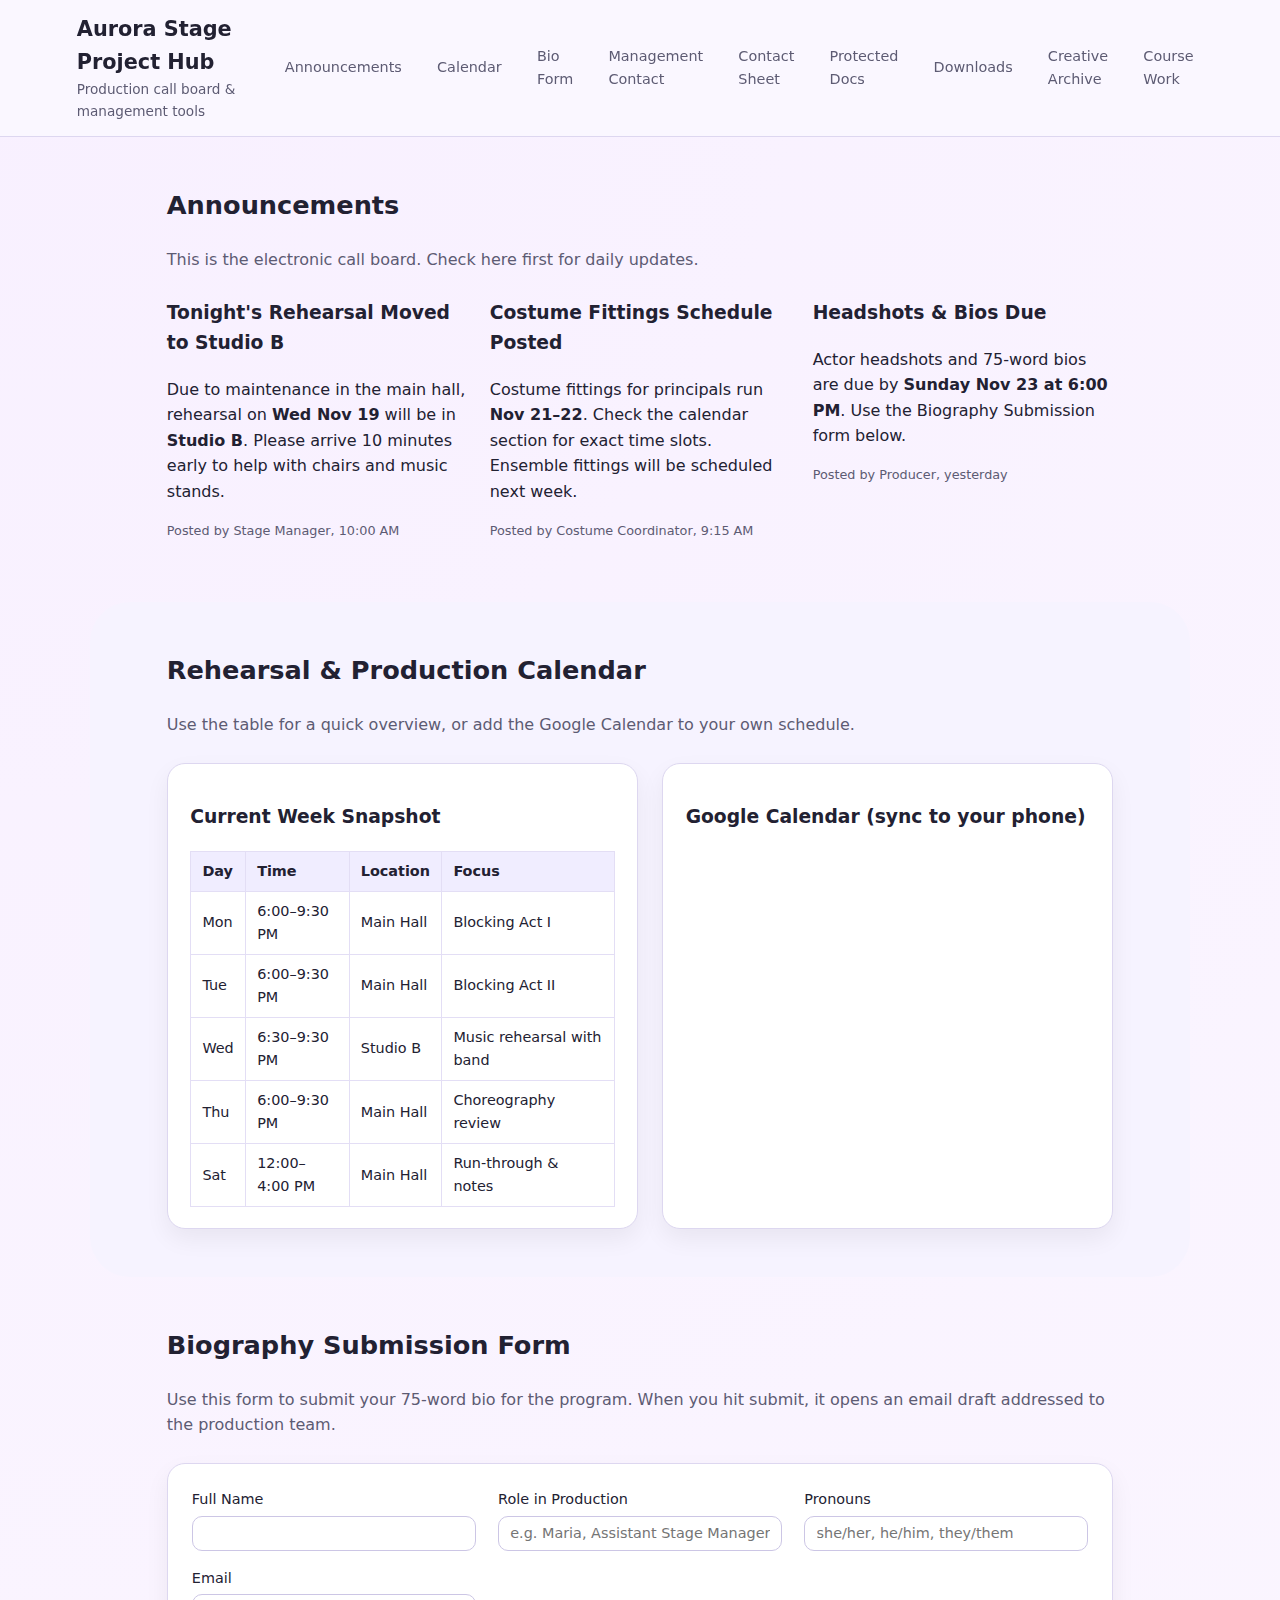
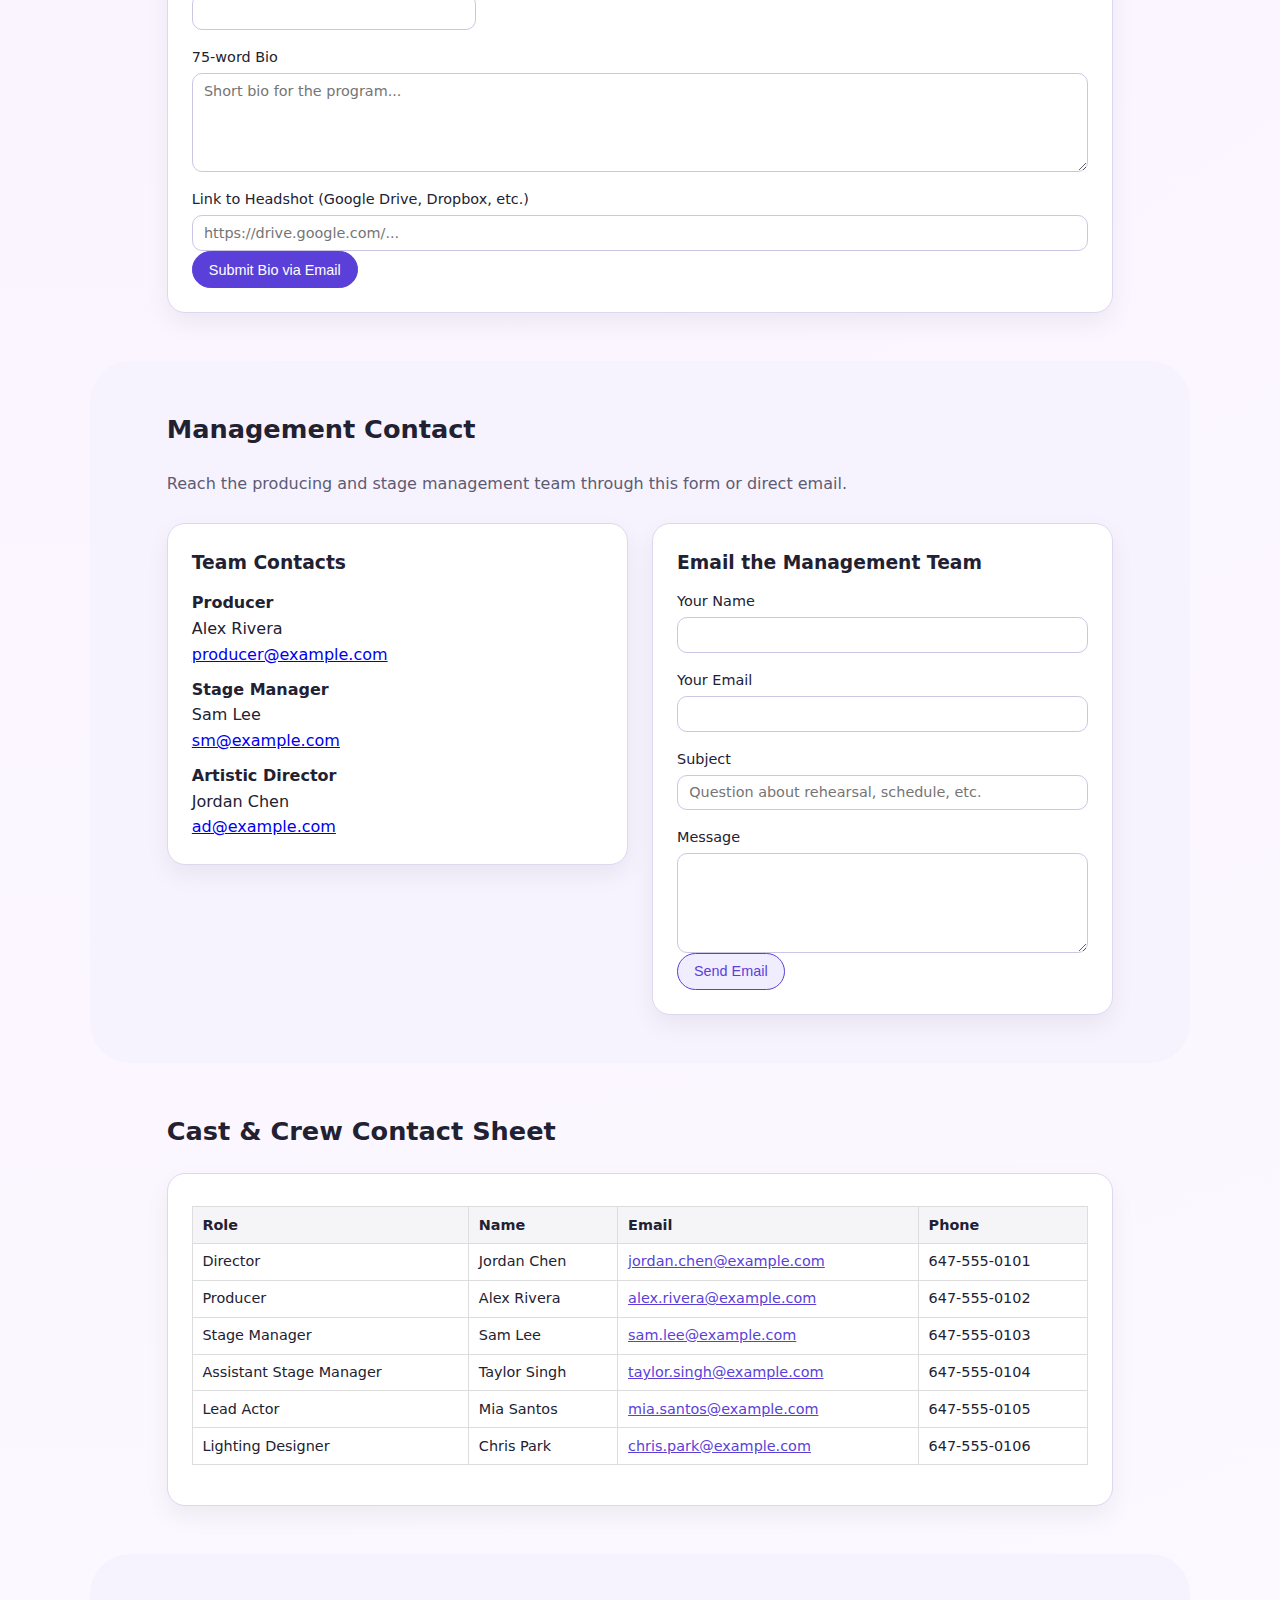
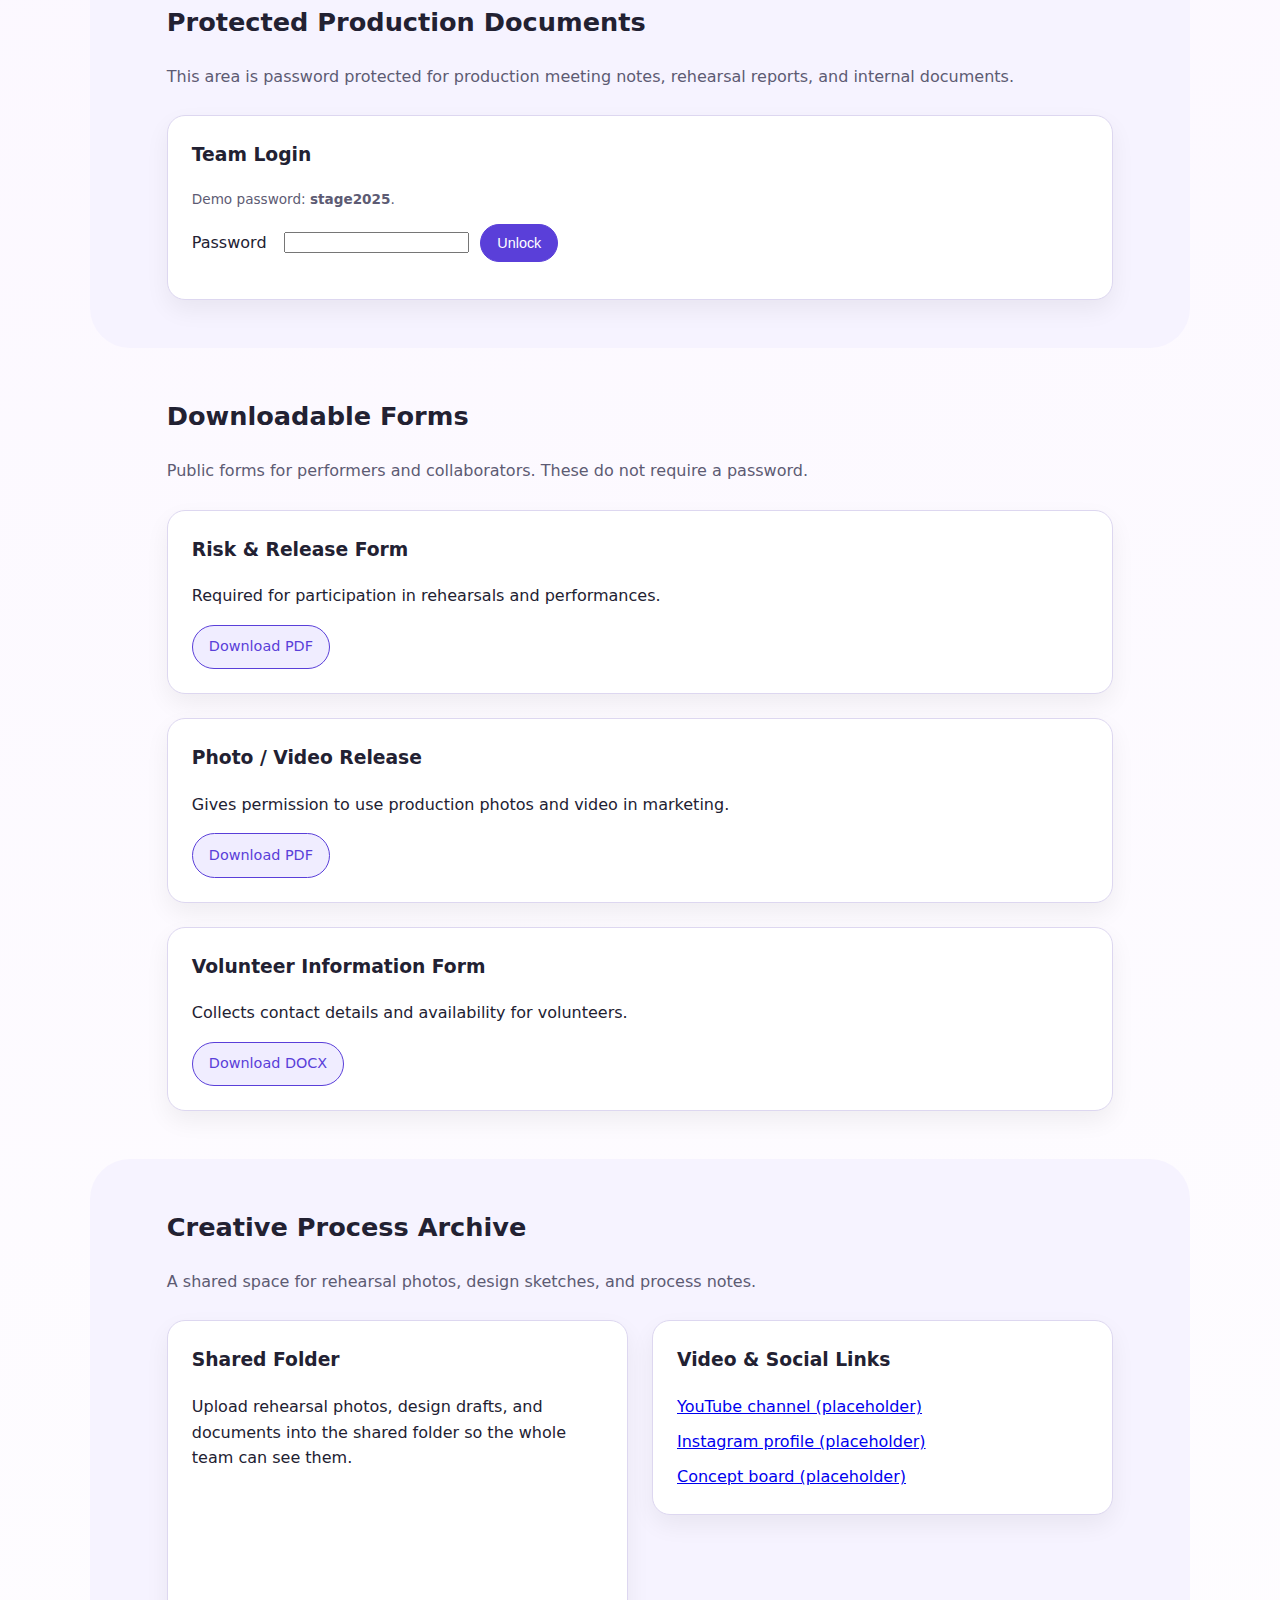
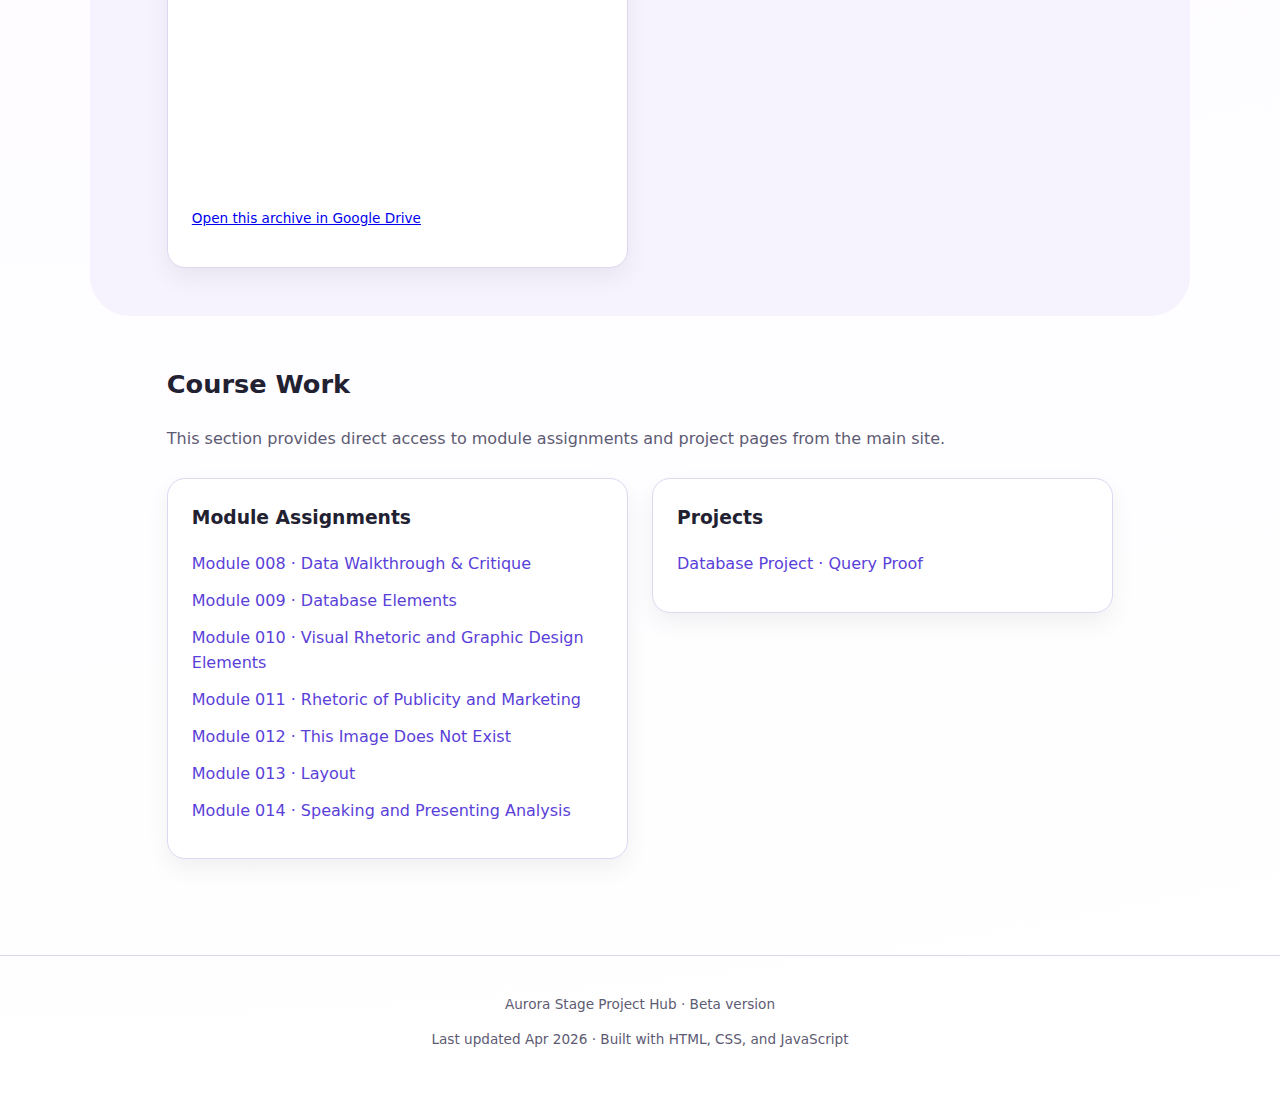
<file: index.html>
<!DOCTYPE html>
<html lang="en">
<head>
  <meta charset="UTF-8" />
  <title>Aurora Stage Project Hub</title>
  <meta name="viewport" content="width=device-width, initial-scale=1" />
  <link rel="stylesheet" href="styles.css" />
</head>
<body>
<header class="site-header">
  <div class="brand">
    <h1>Aurora Stage Project Hub</h1>
    <p class="tagline">Production call board & management tools</p>
  </div>

  <button class="nav-toggle" aria-label="Toggle navigation">
    ☰
  </button>

  <nav class="top-nav">
    <a href="#announcements">Announcements</a>
    <a href="#calendar">Calendar</a>
    <a href="#bio-form">Bio Form</a>
    <a href="#management-contact">Management Contact</a>
    <a href="#contact-sheet">Contact Sheet</a>
    <a href="#protected-docs">Protected Docs</a>
    <a href="#downloads">Downloads</a>
    <a href="#creative-share">Creative Archive</a>
    <a href="#course-work">Course Work</a>
  </nav>
</header>

<main>

  <!-- ANNOUNCEMENTS | visible immediately on load -->
  <section id="announcements" class="section announcements-section">
    <h2>Announcements</h2>
    <p class="section-intro">
      This is the electronic call board. Check here first for daily updates.
    </p>

    <div class="announcement-list">
      <article class="announcement">
        <h3>Tonight's Rehearsal Moved to Studio B</h3>
        <p>
          Due to maintenance in the main hall, rehearsal on <strong>Wed Nov 19</strong>
          will be in <strong>Studio B</strong>. Please arrive 10 minutes early to help with chairs and music stands.
        </p>
        <p class="meta">Posted by Stage Manager, 10:00 AM</p>
      </article>

      <article class="announcement">
        <h3>Costume Fittings Schedule Posted</h3>
        <p>
          Costume fittings for principals run <strong>Nov 21–22</strong>.
          Check the calendar section for exact time slots. Ensemble fittings will be scheduled next week.
        </p>
        <p class="meta">Posted by Costume Coordinator, 9:15 AM</p>
      </article>

      <article class="announcement">
        <h3>Headshots & Bios Due</h3>
        <p>
          Actor headshots and 75-word bios are due by
          <strong>Sunday Nov 23 at 6:00 PM</strong>. Use the Biography Submission form below.
        </p>
        <p class="meta">Posted by Producer, yesterday</p>
      </article>
    </div>
  </section>

  <!-- CALENDAR WITH APP INTEGRATION -->
  <section id="calendar" class="section calendar-section">
    <h2>Rehearsal & Production Calendar</h2>
    <p class="section-intro">
      Use the table for a quick overview, or add the Google Calendar to your own schedule.
    </p>

    <div class="calendar-layout">
      <!-- Simple calendar-style table -->
      <div class="calendar-table-wrapper">
        <h3>Current Week Snapshot</h3>
        <table class="calendar-table" aria-label="Rehearsal schedule">
          <thead>
          <tr>
            <th>Day</th>
            <th>Time</th>
            <th>Location</th>
            <th>Focus</th>
          </tr>
          </thead>
          <tbody>
          <tr>
            <td>Mon</td>
            <td>6:00–9:30 PM</td>
            <td>Main Hall</td>
            <td>Blocking Act I</td>
          </tr>
          <tr>
            <td>Tue</td>
            <td>6:00–9:30 PM</td>
            <td>Main Hall</td>
            <td>Blocking Act II</td>
          </tr>
          <tr>
            <td>Wed</td>
            <td>6:30–9:30 PM</td>
            <td>Studio B</td>
            <td>Music rehearsal with band</td>
          </tr>
          <tr>
            <td>Thu</td>
            <td>6:00–9:30 PM</td>
            <td>Main Hall</td>
            <td>Choreography review</td>
          </tr>
          <tr>
            <td>Sat</td>
            <td>12:00–4:00 PM</td>
            <td>Main Hall</td>
            <td>Run-through & notes</td>
          </tr>
          </tbody>
        </table>
      </div>

      <!-- Google Calendar embed (App Integration) -->
      <div class="calendar-embed-wrapper">
        <h3>Google Calendar (sync to your phone)</h3>
        <iframe
          title="Production Google Calendar"
          src="https://calendar.google.com/calendar/embed?src=c_ce1963ba9abbcc94d1442e427aba50d3b73eb2c02c805395ccd520c25c9e92ab%40group.calendar.google.com&ctz=America%2FToronto"
          style="border:0"
          width="100%"
          height="350"
          loading="lazy">
        </iframe>
      </div>
    </div>
  </section>

  <!-- ONLINE BIO FORM -->
  <section id="bio-form" class="section form-section">
    <h2>Biography Submission Form</h2>
    <p class="section-intro">
      Use this form to submit your 75-word bio for the program. When you hit submit,
      it opens an email draft addressed to the production team.
    </p>

    <form
      class="card"
      id="bioSubmissionForm"
      method="GET"
      action="mailto:afarhan3@my.yorku.ca"
      enctype="text/plain">
      <div class="form-grid">
        <label>
          Full Name
          <input type="text" name="Name" required />
        </label>

        <label>
          Role in Production
          <input type="text" name="Role" placeholder="e.g. Maria, Assistant Stage Manager" required />
        </label>

        <label>
          Pronouns
          <input type="text" name="Pronouns" placeholder="she/her, he/him, they/them" />
        </label>

        <label>
          Email
          <input type="email" name="Email" required />
        </label>

        <label class="full-width">
          75-word Bio
          <textarea name="Bio" rows="5" maxlength="600"
                    placeholder="Short bio for the program..." required></textarea>
        </label>

        <label class="full-width">
          Link to Headshot (Google Drive, Dropbox, etc.)
          <input type="url" name="HeadshotLink" placeholder="https://drive.google.com/..." />
        </label>
      </div>

      <button type="submit" class="btn primary">Submit Bio via Email</button>
    </form>
  </section>

  <!-- MANAGEMENT CONTACT INFO + FORM -->
  <section id="management-contact" class="section form-section">
    <h2>Management Contact</h2>
    <p class="section-intro">
      Reach the producing and stage management team through this form or direct email.
    </p>

    <div class="two-column">
      <div class="card contact-card">
        <h3>Team Contacts</h3>
        <ul class="contact-list">
          <li>
            <strong>Producer</strong><br />
            Alex Rivera<br />
            <a href="mailto:producer@example.com">producer@example.com</a>
          </li>
          <li>
            <strong>Stage Manager</strong><br />
            Sam Lee<br />
            <a href="mailto:sm@example.com">sm@example.com</a>
          </li>
          <li>
            <strong>Artistic Director</strong><br />
            Jordan Chen<br />
            <a href="mailto:ad@example.com">ad@example.com</a>
          </li>
        </ul>
      </div>

      <form
        class="card"
        id="managementContactForm"
        method="GET"
        action="mailto:afarhan3@my.yorku.ca"
        enctype="text/plain">
        <h3>Email the Management Team</h3>
        <div class="form-grid">
          <label>
            Your Name
            <input type="text" name="SenderName" required />
          </label>

          <label>
            Your Email
            <input type="email" name="SenderEmail" required />
          </label>

          <label class="full-width">
            Subject
            <input type="text" name="Subject" placeholder="Question about rehearsal, schedule, etc." required />
          </label>

          <label class="full-width">
            Message
            <textarea name="Message" rows="5" required></textarea>
          </label>
        </div>
        <button type="submit" class="btn">Send Email</button>
      </form>
    </div>
  </section>

  <!-- CONTACT SHEET TABLE -->
  <section id="contact-sheet" class="section">
    <h2>Cast & Crew Contact Sheet</h2>

    <div class="card table-card">
      <table class="contact-table" aria-label="Cast and crew contact sheet">
        <thead>
        <tr>
          <th>Role</th>
          <th>Name</th>
          <th>Email</th>
          <th>Phone</th>
        </tr>
        </thead>
        <tbody>
        <tr>
          <td>Director</td>
          <td>Jordan Chen</td>
          <td><a href="mailto:jordan.chen@example.com">jordan.chen@example.com</a></td>
          <td>647-555-0101</td>
        </tr>
        <tr>
          <td>Producer</td>
          <td>Alex Rivera</td>
          <td><a href="mailto:alex.rivera@example.com">alex.rivera@example.com</a></td>
          <td>647-555-0102</td>
        </tr>
        <tr>
          <td>Stage Manager</td>
          <td>Sam Lee</td>
          <td><a href="mailto:sam.lee@example.com">sam.lee@example.com</a></td>
          <td>647-555-0103</td>
        </tr>
        <tr>
          <td>Assistant Stage Manager</td>
          <td>Taylor Singh</td>
          <td><a href="mailto:taylor.singh@example.com">taylor.singh@example.com</a></td>
          <td>647-555-0104</td>
        </tr>
        <tr>
          <td>Lead Actor</td>
          <td>Mia Santos</td>
          <td><a href="mailto:mia.santos@example.com">mia.santos@example.com</a></td>
          <td>647-555-0105</td>
        </tr>
        <tr>
          <td>Lighting Designer</td>
          <td>Chris Park</td>
          <td><a href="mailto:chris.park@example.com">chris.park@example.com</a></td>
          <td>647-555-0106</td>
        </tr>
        </tbody>
      </table>
    </div>
  </section>

  <!-- PROTECTED DOCUMENTS WITH PASSWORD GATE -->
  <section id="protected-docs" class="section protected-section">
    <h2>Protected Production Documents</h2>
    <p class="section-intro">
      This area is password protected for production meeting notes,
      rehearsal reports, and internal documents.
    </p>

    <div id="docs-login-panel" class="card">
      <h3>Team Login</h3>
      <p class="small-note">
        Demo password: <strong>stage2025</strong>.
      </p>
      <form id="docsLoginForm" class="form-inline">
        <label for="docsPassword">Password</label>
        <input type="password" id="docsPassword" required />
        <button type="submit" class="btn primary">Unlock</button>
      </form>
      <p id="docsLoginMessage" class="error-message" aria-live="polite"></p>
    </div>

    <div id="docs-content" class="card docs-content hidden">
      <h3>Production Archive</h3>
      <ul class="file-list">
        <li>
          <a href="https://drive.google.com/file/d/1fFftHBA2kl-ln5doJJyEjUjhUY05D6Bs/view?usp=drive_link" target="_blank">Production Meeting Notes – Week 1 (PDF)</a>
        </li>
        <li>
          <a href="https://docs.google.com/document/d/13j8F9nnggRJfTwt4FCO17uFiYYDawJPx/edit?usp=drive_link&ouid=106376055693177726263&rtpof=true&sd=true" target="_blank">Rehearsal Report Template (Google Doc)</a>
        </li>
        <li>
          <a href="https://docs.google.com/spreadsheets/d/1xeRVt7ohF1mt4VoDWVWRrHXGu6WC73vK/edit?usp=drive_link&ouid=106376055693177726263&rtpof=true&sd=true" target="_blank">Cue List – Lighting (Spreadsheet)</a>
        </li>
        <li>
          <a href="https://drive.google.com/drive/folders/1j6oN4Z5eZ9wOrzqa75nWRyKKFmsIgJev?usp=drive_link" target="_blank">Call Sheets Archive (Google Drive Folder)</a>
        </li>
      </ul>
    </div>
  </section>

  <!-- PUBLIC DOWNLOADS -->
  <section id="downloads" class="section">
    <h2>Downloadable Forms</h2>
    <p class="section-intro">
      Public forms for performers and collaborators. These do not require a password.
    </p>

    <div class="card-list">
      <article class="card">
        <h3>Risk & Release Form</h3>
        <p>Required for participation in rehearsals and performances.</p>
        <a class="btn" href="files/risk-and-release.pdf" download>
          Download PDF
        </a>
      </article>

      <article class="card">
        <h3>Photo / Video Release</h3>
        <p>Gives permission to use production photos and video in marketing.</p>
        <a class="btn" href="files/photo-video-release.pdf" download>
          Download PDF
        </a>
      </article>

      <article class="card">
        <h3>Volunteer Information Form</h3>
        <p>Collects contact details and availability for volunteers.</p>
        <a class="btn" href="files/volunteer-info-form.docx" download>
          Download DOCX
        </a>
      </article>
    </div>
  </section>

  <!-- SHARING SECTION / CREATIVE ARCHIVE -->
  <section id="creative-share" class="section">
    <h2>Creative Process Archive</h2>
    <p class="section-intro">
      A shared space for rehearsal photos, design sketches, and process notes.
    </p>

    <div class="two-column">
      <div class="card">
        <h3>Shared Folder</h3>
        <p>
          Upload rehearsal photos, design drafts, and documents into the shared
          folder so the whole team can see them.
        </p>
        <!-- Google Drive embedded folder view -->
        <iframe
          title="Creative Process Google Drive Folder"
          src="https://drive.google.com/embeddedfolderview?id=1s83fguUn8DeuQc454gNjmzAQXaqr5PzQ#grid"
          width="100%"
          height="300"
          frameborder="0"
          loading="lazy">
        </iframe>
        <p class="small-note">
          <a href="https://drive.google.com/drive/folders/1s83fguUn8DeuQc454gNjmzAQXaqr5PzQ?usp=sharing" target="_blank">
            Open this archive in Google Drive
          </a>
        </p>
      </div>

      <div class="card">
        <h3>Video & Social Links</h3>
        <ul class="link-list">
          <li>
            <a href="https://youtube.com" target="_blank">
              YouTube channel (placeholder)
            </a>
          </li>
          <li>
            <a href="https://instagram.com" target="_blank">
              Instagram profile (placeholder)
            </a>
          </li>
          <li>
            <a href="https://padlet.com" target="_blank">
              Concept board (placeholder)
            </a>
          </li>
        </ul>
      </div>
    </div>
  </section>

  <!-- COURSE WORK / MODULE PAGES -->
  <section id="course-work" class="section">
    <h2>Course Work</h2>
    <p class="section-intro">
      This section provides direct access to module assignments and project pages from the main site.
    </p>

    <div class="course-work-grid">
      <article class="card">
        <h3>Module Assignments</h3>
        <ul class="link-list coursework-links">
          <li><a href="module008.html">Module 008 · Data Walkthrough & Critique</a></li>
          <li><a href="module009.html">Module 009 · Database Elements</a></li>
          <li><a href="module010.html">Module 010 · Visual Rhetoric and Graphic Design Elements</a></li>
          <li><a href="modules/module011.html">Module 011 · Rhetoric of Publicity and Marketing</a></li>
          <li><a href="modules/module012.html">Module 012 · This Image Does Not Exist</a></li>
          <li><a href="modules/module013.html">Module 013 · Layout</a></li>
          <li><a href="modules/module014.html">Module 014 · Speaking and Presenting Analysis</a></li>
        </ul>
      </article>

      <article class="card">
        <h3>Projects</h3>
        <ul class="link-list coursework-links">
          <li><a href="database-project.html">Database Project · Query Proof</a></li>
        </ul>
      </article>
    </div>
  </section>

</main>

<footer class="site-footer">
  <p>Aurora Stage Project Hub · Beta version</p>
  <p class="small-note">Last updated Apr 2026 · Built with HTML, CSS, and JavaScript</p>
</footer>

<script src="script.js"></script>
</body>
</html>
</file>
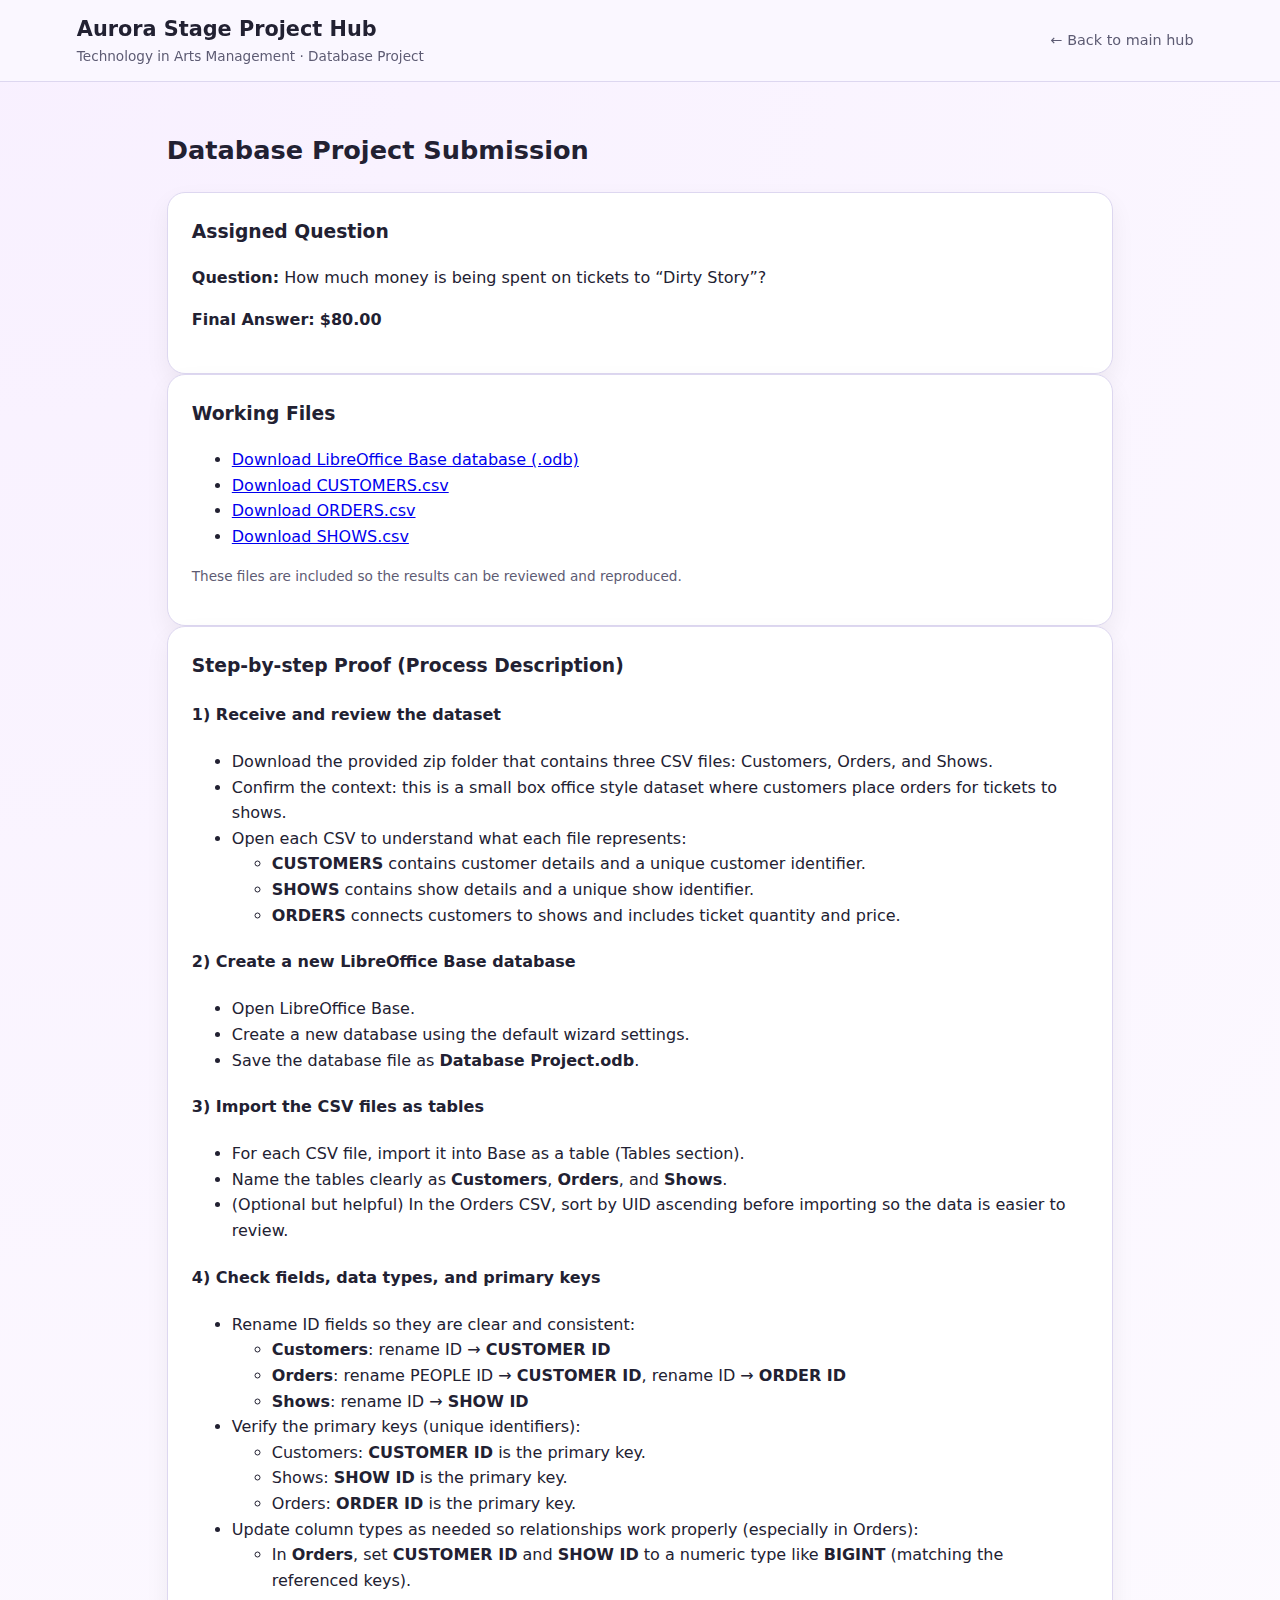
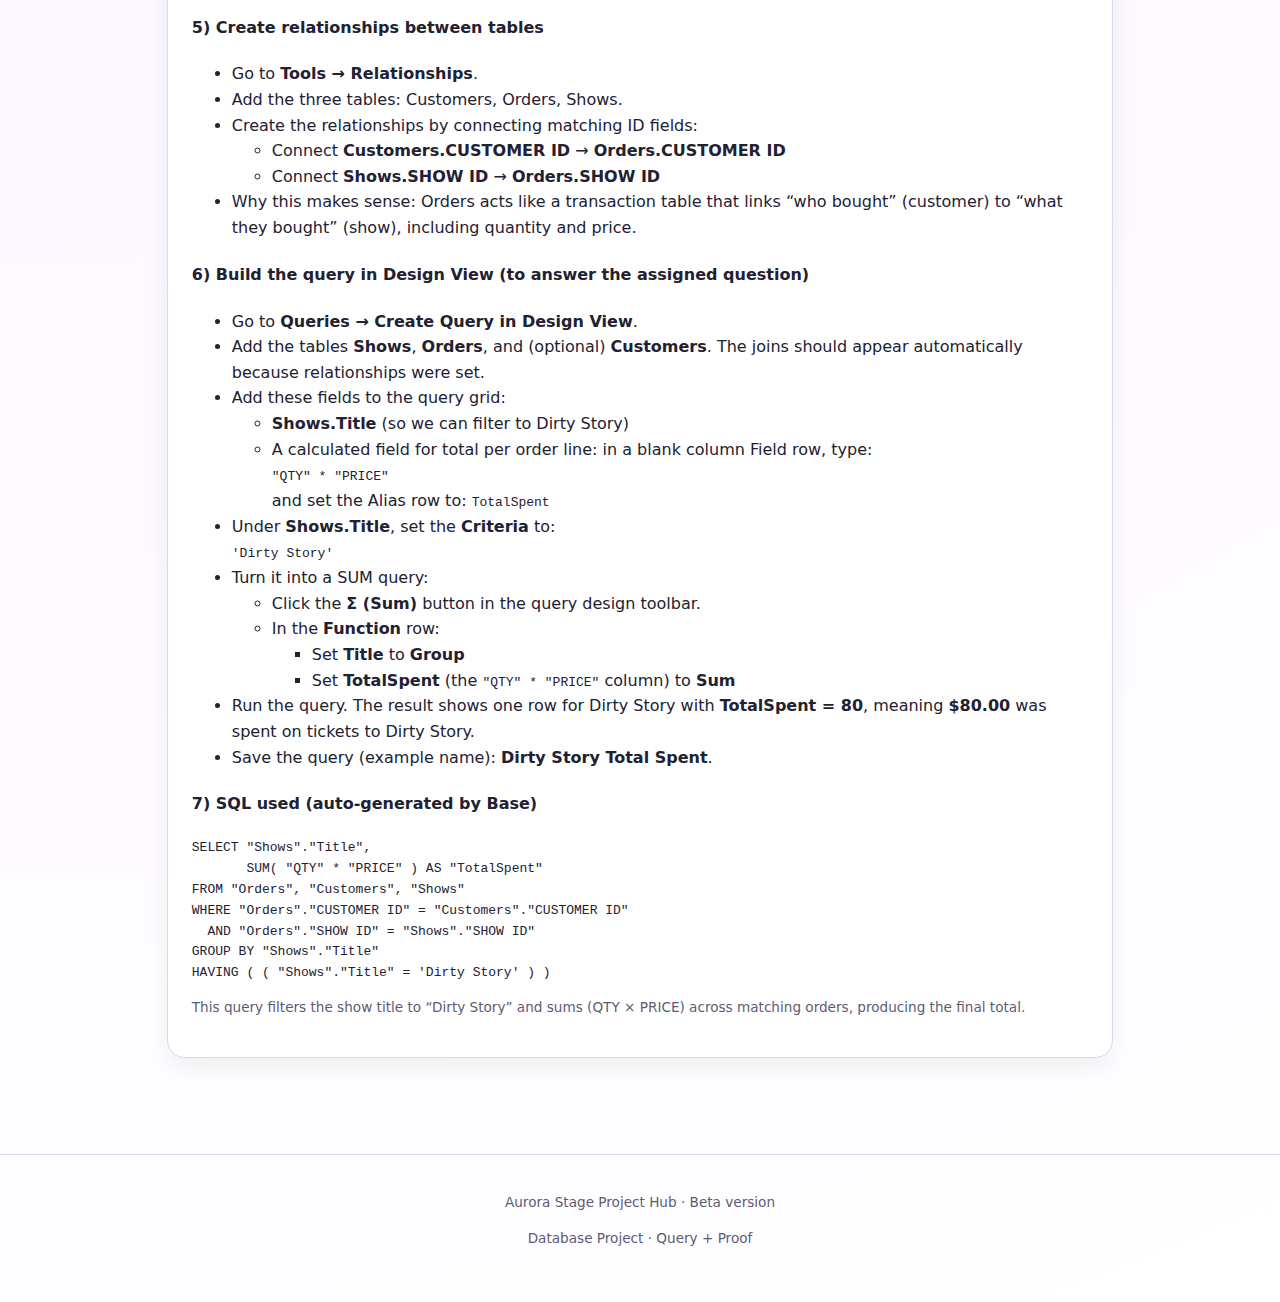
<file: database-project.html>
<!DOCTYPE html>
<html lang="en">
<head>
  <meta charset="UTF-8" />
  <title>Database Project · Query Proof</title>
  <meta name="viewport" content="width=device-width, initial-scale=1" />
  <link rel="stylesheet" href="styles.css" />
</head>
<body>

<header class="site-header">
  <div class="brand">
    <h1>Aurora Stage Project Hub</h1>
    <p class="tagline">Technology in Arts Management · Database Project</p>
  </div>

  <button class="nav-toggle" aria-label="Toggle navigation">☰</button>

  <nav class="top-nav">
    <a href="index.html">← Back to main hub</a>
  </nav>
</header>

<main>
  <section class="section">
    <h2>Database Project Submission</h2>

    <article class="card">
      <h3>Assigned Question</h3>
      <p><strong>Question:</strong> How much money is being spent on tickets to “Dirty Story”?</p>
      <p><strong>Final Answer:</strong> <strong>$80.00</strong></p>
    </article>

    <article class="card">
      <h3>Working Files</h3>
      <ul>
        <li><a href="files/Database%20Project.odb" download>Download LibreOffice Base database (.odb)</a></li>
        <li><a href="files/MT%20Data%20Set%20-%20CUSTOMERS.csv" download>Download CUSTOMERS.csv</a></li>
        <li><a href="files/MT%20Data%20Set%20-%20ORDERS.csv" download>Download ORDERS.csv</a></li>
        <li><a href="files/MT%20Data%20Set%20-%20SHOWS.csv" download>Download SHOWS.csv</a></li>
      </ul>
      <p class="small-note">
        These files are included so the results can be reviewed and reproduced.
      </p>
    </article>

    <article class="card">
      <h3>Step-by-step Proof (Process Description)</h3>

      <h4>1) Receive and review the dataset</h4>
      <ul>
        <li>Download the provided zip folder that contains three CSV files: Customers, Orders, and Shows.</li>
        <li>Confirm the context: this is a small box office style dataset where customers place orders for tickets to shows.</li>
        <li>Open each CSV to understand what each file represents:</li>
        <ul>
          <li><strong>CUSTOMERS</strong> contains customer details and a unique customer identifier.</li>
          <li><strong>SHOWS</strong> contains show details and a unique show identifier.</li>
          <li><strong>ORDERS</strong> connects customers to shows and includes ticket quantity and price.</li>
        </ul>
      </ul>

      <h4>2) Create a new LibreOffice Base database</h4>
      <ul>
        <li>Open LibreOffice Base.</li>
        <li>Create a new database using the default wizard settings.</li>
        <li>Save the database file as <strong>Database Project.odb</strong>.</li>
      </ul>

      <h4>3) Import the CSV files as tables</h4>
      <ul>
        <li>For each CSV file, import it into Base as a table (Tables section).</li>
        <li>Name the tables clearly as <strong>Customers</strong>, <strong>Orders</strong>, and <strong>Shows</strong>.</li>
        <li>(Optional but helpful) In the Orders CSV, sort by UID ascending before importing so the data is easier to review.</li>
      </ul>

      <h4>4) Check fields, data types, and primary keys</h4>
      <ul>
        <li>Rename ID fields so they are clear and consistent:</li>
        <ul>
          <li><strong>Customers</strong>: rename ID → <strong>CUSTOMER ID</strong></li>
          <li><strong>Orders</strong>: rename PEOPLE ID → <strong>CUSTOMER ID</strong>, rename ID → <strong>ORDER ID</strong></li>
          <li><strong>Shows</strong>: rename ID → <strong>SHOW ID</strong></li>
        </ul>
        <li>Verify the primary keys (unique identifiers):</li>
        <ul>
          <li>Customers: <strong>CUSTOMER ID</strong> is the primary key.</li>
          <li>Shows: <strong>SHOW ID</strong> is the primary key.</li>
          <li>Orders: <strong>ORDER ID</strong> is the primary key.</li>
        </ul>
        <li>Update column types as needed so relationships work properly (especially in Orders):</li>
        <ul>
          <li>In <strong>Orders</strong>, set <strong>CUSTOMER ID</strong> and <strong>SHOW ID</strong> to a numeric type like <strong>BIGINT</strong> (matching the referenced keys).</li>
        </ul>
      </ul>

      <h4>5) Create relationships between tables</h4>
      <ul>
        <li>Go to <strong>Tools → Relationships</strong>.</li>
        <li>Add the three tables: Customers, Orders, Shows.</li>
        <li>Create the relationships by connecting matching ID fields:</li>
        <ul>
          <li>Connect <strong>Customers.CUSTOMER ID</strong> → <strong>Orders.CUSTOMER ID</strong></li>
          <li>Connect <strong>Shows.SHOW ID</strong> → <strong>Orders.SHOW ID</strong></li>
        </ul>
        <li>Why this makes sense: Orders acts like a transaction table that links “who bought” (customer) to “what they bought” (show), including quantity and price.</li>
      </ul>

      <h4>6) Build the query in Design View (to answer the assigned question)</h4>
      <ul>
        <li>Go to <strong>Queries → Create Query in Design View</strong>.</li>
        <li>Add the tables <strong>Shows</strong>, <strong>Orders</strong>, and (optional) <strong>Customers</strong>. The joins should appear automatically because relationships were set.</li>
        <li>Add these fields to the query grid:</li>
        <ul>
          <li><strong>Shows.Title</strong> (so we can filter to Dirty Story)</li>
          <li>A calculated field for total per order line: in a blank column Field row, type:
            <br><code>"QTY" * "PRICE"</code>
            <br>and set the Alias row to: <code>TotalSpent</code>
          </li>
        </ul>
        <li>Under <strong>Shows.Title</strong>, set the <strong>Criteria</strong> to:
          <br><code>'Dirty Story'</code>
        </li>
        <li>Turn it into a SUM query:
          <ul>
            <li>Click the <strong>Σ (Sum)</strong> button in the query design toolbar.</li>
            <li>In the <strong>Function</strong> row:
              <ul>
                <li>Set <strong>Title</strong> to <strong>Group</strong></li>
                <li>Set <strong>TotalSpent</strong> (the <code>"QTY" * "PRICE"</code> column) to <strong>Sum</strong></li>
              </ul>
            </li>
          </ul>
        </li>
        <li>Run the query. The result shows one row for Dirty Story with <strong>TotalSpent = 80</strong>, meaning <strong>$80.00</strong> was spent on tickets to Dirty Story.</li>
        <li>Save the query (example name): <strong>Dirty Story Total Spent</strong>.</li>
      </ul>

      <h4>7) SQL used (auto-generated by Base)</h4>
      <pre><code>SELECT "Shows"."Title",
       SUM( "QTY" * "PRICE" ) AS "TotalSpent"
FROM "Orders", "Customers", "Shows"
WHERE "Orders"."CUSTOMER ID" = "Customers"."CUSTOMER ID"
  AND "Orders"."SHOW ID" = "Shows"."SHOW ID"
GROUP BY "Shows"."Title"
HAVING ( ( "Shows"."Title" = 'Dirty Story' ) )</code></pre>

      <p class="small-note">
        This query filters the show title to “Dirty Story” and sums (QTY × PRICE) across matching orders, producing the final total.
      </p>
    </article>

  </section>
</main>

<footer class="site-footer">
  <p>Aurora Stage Project Hub · Beta version</p>
  <p class="small-note">Database Project · Query + Proof</p>
</footer>

<script src="script.js"></script>
</body>
</html>
</file>
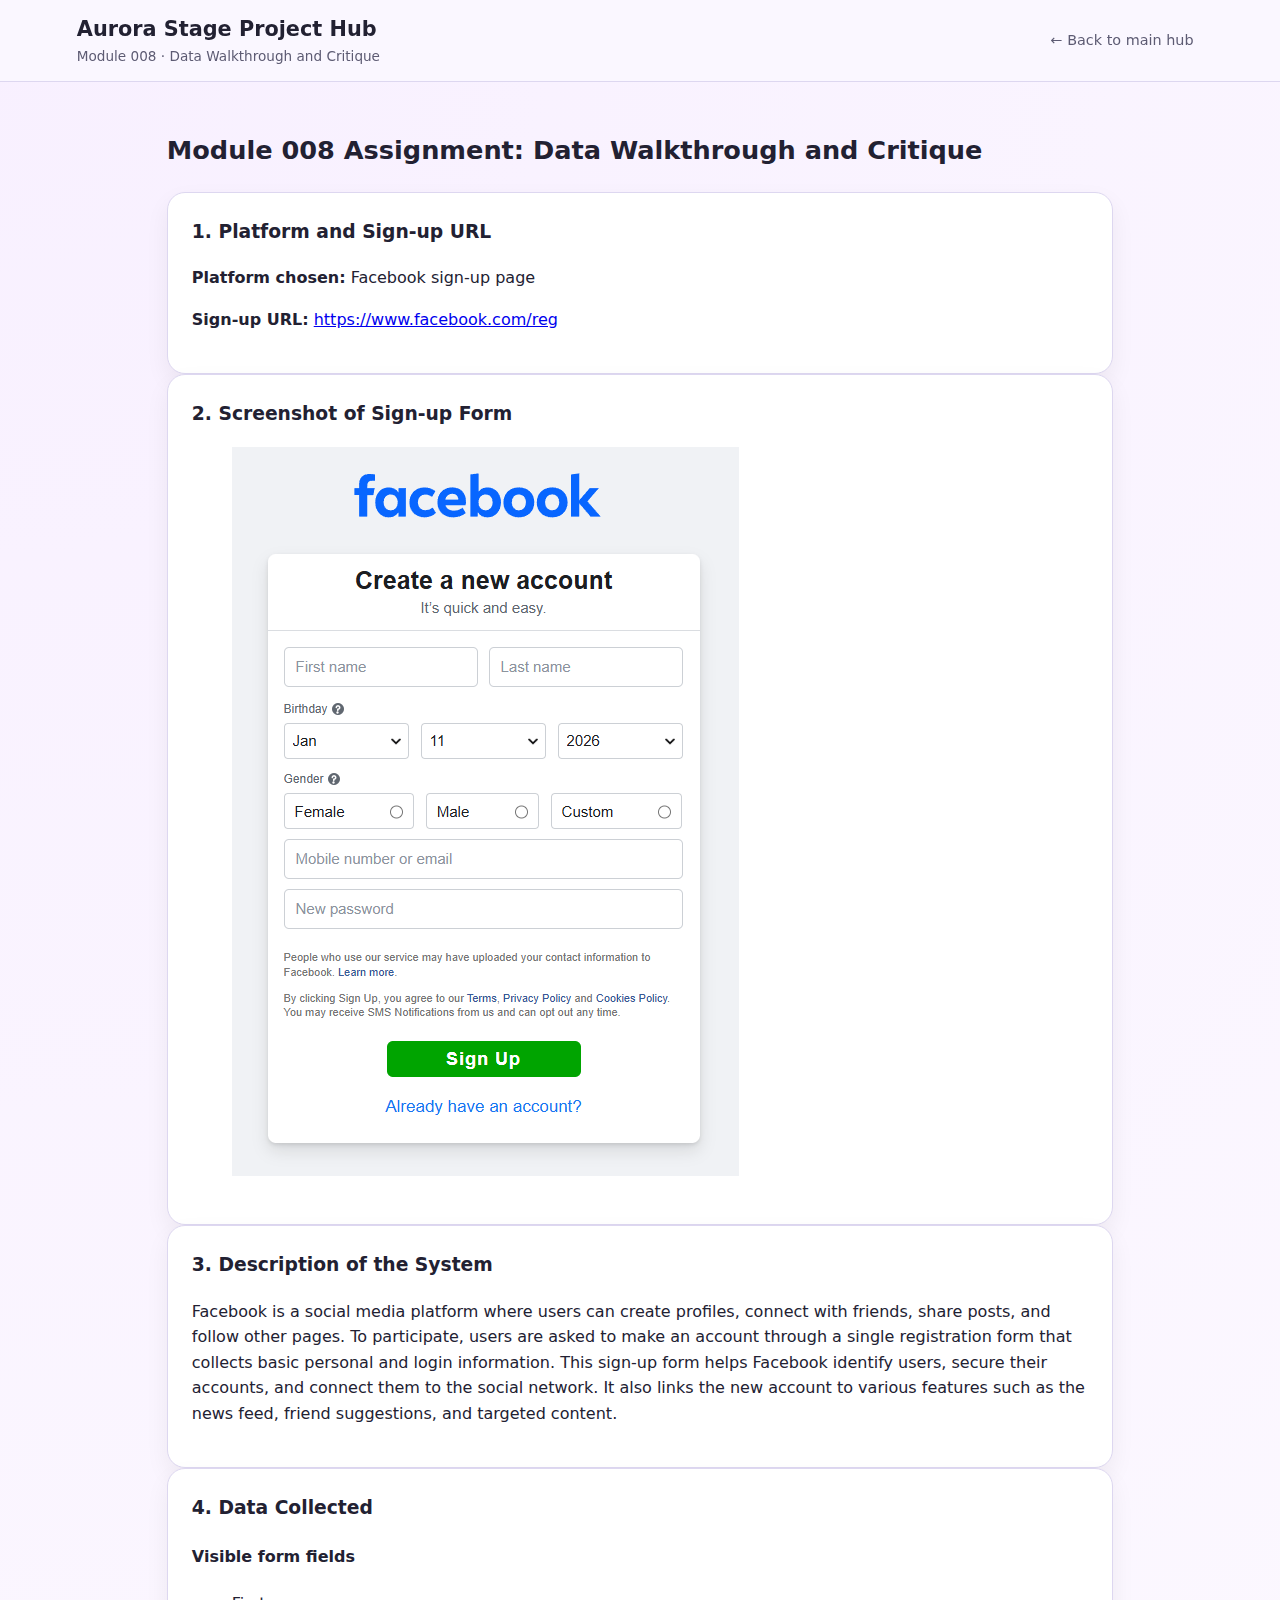
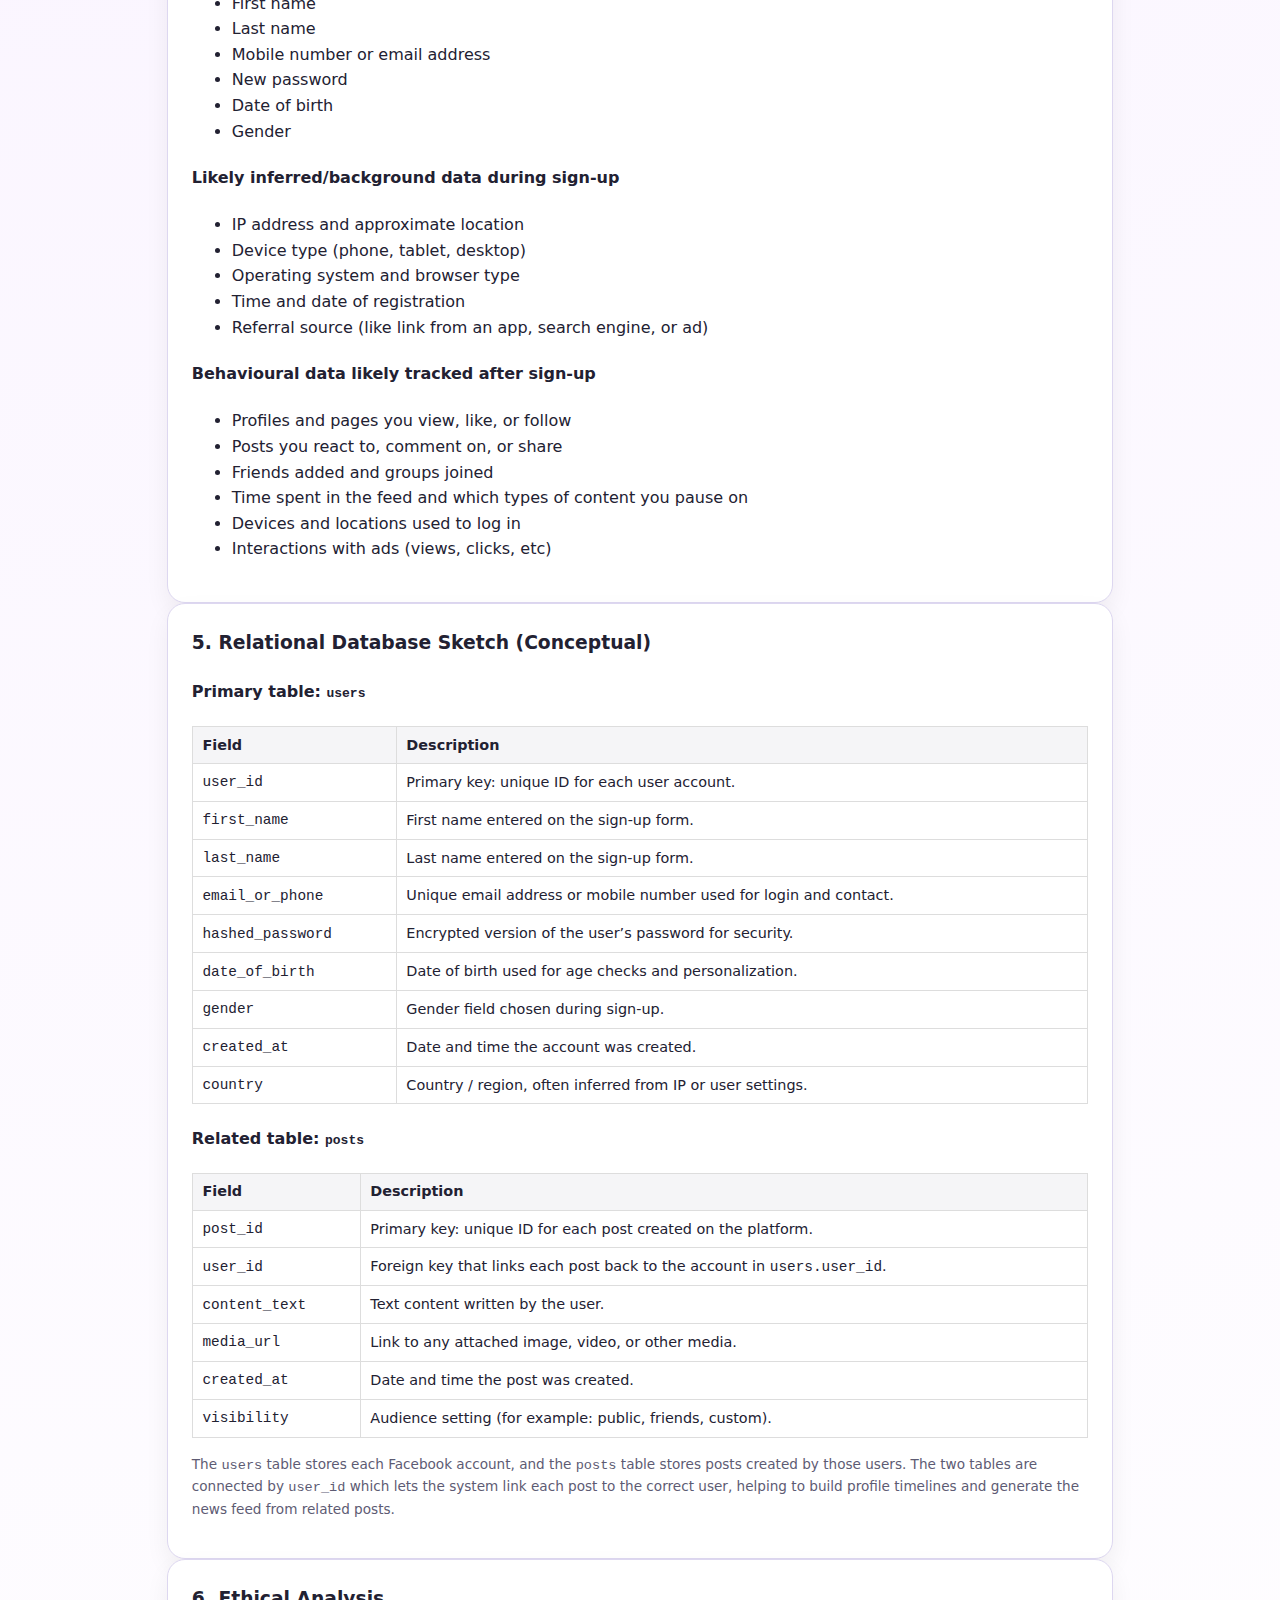
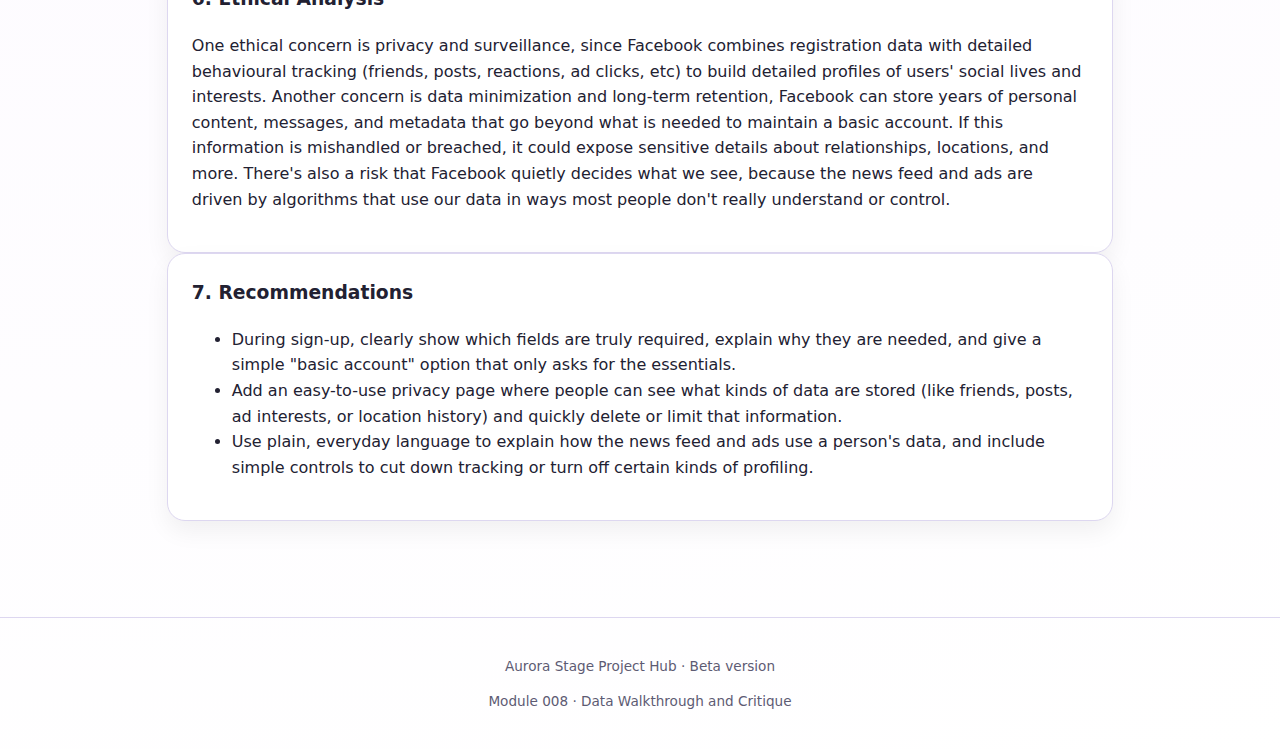
<file: module008.html>
<!DOCTYPE html>
<html lang="en">
<head>
  <meta charset="UTF-8" />
  <title>Module 008 · Data Walkthrough & Critique</title>
  <meta name="viewport" content="width=device-width, initial-scale=1" />
  <link rel="stylesheet" href="styles.css" />
</head>
<body>
<header class="site-header">
  <div class="brand">
    <h1>Aurora Stage Project Hub</h1>
    <p class="tagline">Module 008 · Data Walkthrough and Critique</p>
  </div>

  <button class="nav-toggle" aria-label="Toggle navigation">
    ☰
  </button>

  <nav class="top-nav">
    <a href="index.html">← Back to main hub</a>
  </nav>
</header>

<main>
  <section class="section">
    <h2>Module 008 Assignment: Data Walkthrough and Critique</h2>

    <!-- 1. Platform + URL -->
    <article class="card">
      <h3>1. Platform and Sign-up URL</h3>
      <p><strong>Platform chosen:</strong> Facebook sign-up page</p>
      <p>
        <strong>Sign-up URL:</strong>
        <a href="https://www.facebook.com/reg" target="_blank" rel="noopener">
          https://www.facebook.com/reg
        </a>
      </p>
    </article>

    <!-- 2. Screenshot -->
    <article class="card">
      <h3>2. Screenshot of Sign-up Form</h3>
      <figure>
        <img src="files/facebook-signup.png" alt="Screenshot of Facebook sign-up form" />
      </figure>
    </article>

    <!-- 3. Description -->
    <article class="card">
      <h3>3. Description of the System</h3>
      <p>
        Facebook is a social media platform where users can create profiles, connect with friends,
        share posts, and follow other pages. To participate, users are asked to make an account
        through a single registration form that collects basic personal and login information.
        This sign-up form helps Facebook identify users, secure their accounts, and connect
        them to the social network. It also links the new account to various features such
        as the news feed, friend suggestions, and targeted content.
      </p>
    </article>

    <!-- 4. Data collected -->
    <article class="card">
      <h3>4. Data Collected</h3>

      <h4>Visible form fields</h4>
      <ul>
        <li>First name</li>
        <li>Last name</li>
        <li>Mobile number or email address</li>
        <li>New password</li>
        <li>Date of birth</li>
        <li>Gender</li>
      </ul>

      <h4>Likely inferred/background data during sign-up</h4>
      <ul>
        <li>IP address and approximate location</li>
        <li>Device type (phone, tablet, desktop)</li>
        <li>Operating system and browser type</li>
        <li>Time and date of registration</li>
        <li>Referral source (like link from an app, search engine, or ad)</li>
      </ul>

      <h4>Behavioural data likely tracked after sign-up</h4>
      <ul>
        <li>Profiles and pages you view, like, or follow</li>
        <li>Posts you react to, comment on, or share</li>
        <li>Friends added and groups joined</li>
        <li>Time spent in the feed and which types of content you pause on</li>
        <li>Devices and locations used to log in</li>
        <li>Interactions with ads (views, clicks, etc)</li>
      </ul>
    </article>

    <!-- 5. Database sketch -->
    <article class="card">
      <h3>5. Relational Database Sketch (Conceptual)</h3>

      <h4>Primary table: <code>users</code></h4>
      <table>
        <thead>
          <tr>
            <th>Field</th>
            <th>Description</th>
          </tr>
        </thead>
        <tbody>
          <tr>
            <td><code>user_id</code></td>
            <td>Primary key: unique ID for each user account.</td>
          </tr>
          <tr>
            <td><code>first_name</code></td>
            <td>First name entered on the sign-up form.</td>
          </tr>
          <tr>
            <td><code>last_name</code></td>
            <td>Last name entered on the sign-up form.</td>
          </tr>
          <tr>
            <td><code>email_or_phone</code></td>
            <td>Unique email address or mobile number used for login and contact.</td>
          </tr>
          <tr>
            <td><code>hashed_password</code></td>
            <td>Encrypted version of the user’s password for security.</td>
          </tr>
          <tr>
            <td><code>date_of_birth</code></td>
            <td>Date of birth used for age checks and personalization.</td>
          </tr>
          <tr>
            <td><code>gender</code></td>
            <td>Gender field chosen during sign-up.</td>
          </tr>
          <tr>
            <td><code>created_at</code></td>
            <td>Date and time the account was created.</td>
          </tr>
          <tr>
            <td><code>country</code></td>
            <td>Country / region, often inferred from IP or user settings.</td>
          </tr>
        </tbody>
      </table>

      <h4>Related table: <code>posts</code></h4>
      <table>
        <thead>
          <tr>
            <th>Field</th>
            <th>Description</th>
          </tr>
        </thead>
        <tbody>
          <tr>
            <td><code>post_id</code></td>
            <td>Primary key: unique ID for each post created on the platform.</td>
          </tr>
          <tr>
            <td><code>user_id</code></td>
            <td>Foreign key that links each post back to the account in <code>users.user_id</code>.</td>
          </tr>
          <tr>
            <td><code>content_text</code></td>
            <td>Text content written by the user.</td>
          </tr>
          <tr>
            <td><code>media_url</code></td>
            <td>Link to any attached image, video, or other media.</td>
          </tr>
          <tr>
            <td><code>created_at</code></td>
            <td>Date and time the post was created.</td>
          </tr>
          <tr>
            <td><code>visibility</code></td>
            <td>Audience setting (for example: public, friends, custom).</td>
          </tr>
        </tbody>
      </table>

      <p class="small-note">
        The <code>users</code> table stores each Facebook account, and the
        <code>posts</code> table stores posts created by those users.
        The two tables are connected by <code>user_id</code> which lets the system
        link each post to the correct user, helping to build profile timelines
        and generate the news feed from related posts.
      </p>
    </article>

    <!-- 6. Ethical analysis -->
    <article class="card">
      <h3>6. Ethical Analysis</h3>
      <p>
        One ethical concern is privacy and surveillance, since Facebook combines registration
        data with detailed behavioural tracking (friends, posts, reactions, ad clicks, etc) to
        build detailed profiles of users' social lives and interests. Another concern is data
        minimization and long-term retention, Facebook can store years of personal content,
        messages, and metadata that go beyond what is needed to maintain a basic account.
        If this information is mishandled or breached, it could expose sensitive details
        about relationships, locations, and more. There's also a risk that Facebook quietly 
        decides what we see, because the news feed and ads are driven by algorithms that 
        use our data in ways most people don't really understand or control.
      </p>
    </article>

    <!-- 7. Recommendations -->
    <article class="card">
      <h3>7. Recommendations</h3>
      <ul>
        <li>
          During sign-up, clearly show which fields are truly required, explain why they 
          are needed, and give a simple "basic account" option that only asks for the essentials.
        </li>
        <li>
          Add an easy-to-use privacy page where people can see what kinds of data are stored 
          (like friends, posts, ad interests, or location history) and quickly delete or limit 
          that information.
        </li>
        <li>
          Use plain, everyday language to explain how the news feed and ads use a person's data, 
          and include simple controls to cut down tracking or turn off certain kinds of profiling.
        </li>
      </ul>
    </article>

  </section>
</main>

<footer class="site-footer">
  <p>Aurora Stage Project Hub · Beta version</p>
  <p class="small-note">Module 008 · Data Walkthrough and Critique</p>
</footer>

<script src="script.js"></script>
</body>
</html>
</file>
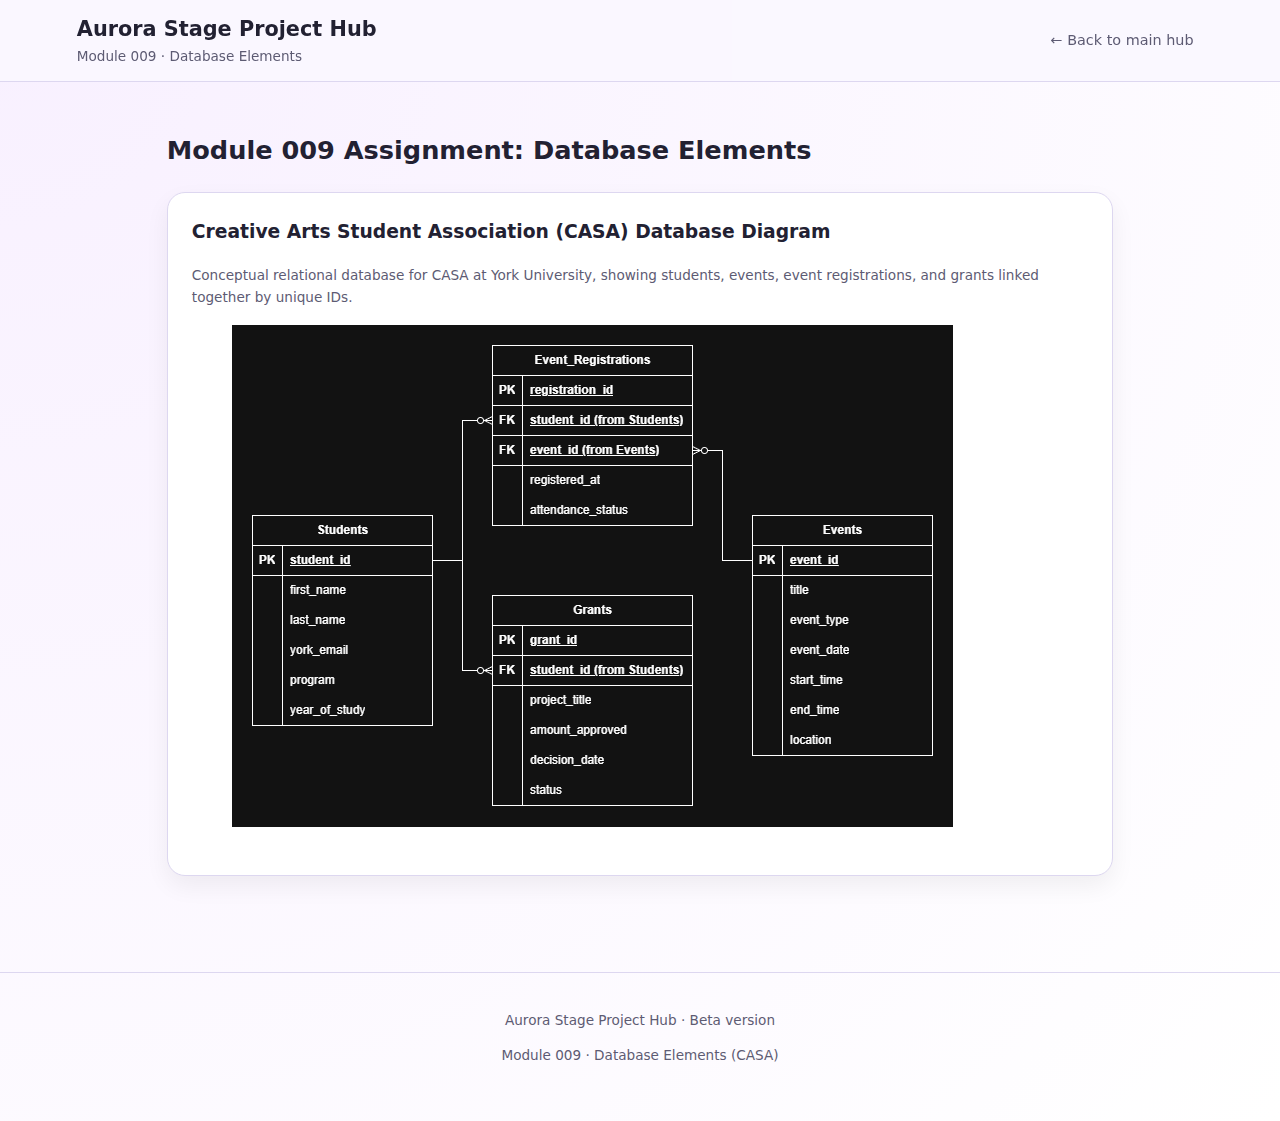
<file: module009.html>
<!DOCTYPE html>
<html lang="en">
<head>
  <meta charset="UTF-8" />
  <title>Module 009 · Database Elements</title>
  <meta name="viewport" content="width=device-width, initial-scale=1" />
  <link rel="stylesheet" href="styles.css" />
</head>
<body>
<header class="site-header">
  <div class="brand">
    <h1>Aurora Stage Project Hub</h1>
    <p class="tagline">Module 009 · Database Elements</p>
  </div>

  <button class="nav-toggle" aria-label="Toggle navigation">
    ☰
  </button>

  <nav class="top-nav">
    <a href="index.html">← Back to main hub</a>
  </nav>
</header>

<main>
  <section class="section">
    <h2>Module 009 Assignment: Database Elements</h2>

    <article class="card">
      <h3>Creative Arts Student Association (CASA) Database Diagram</h3>
      <p class="small-note">
        Conceptual relational database for CASA at York University, showing students, events,
        event registrations, and grants linked together by unique IDs.
      </p>
      <figure>
        <img src="files/module009-diagram.png"
             alt="Database diagram for the Creative Arts Student Association showing four related tables: Students, Events, Event_Registrations, and Grants." />
      </figure>
    </article>
  </section>
</main>

<footer class="site-footer">
  <p>Aurora Stage Project Hub · Beta version</p>
  <p class="small-note">Module 009 · Database Elements (CASA)</p>
</footer>

<script src="script.js"></script>
</body>
</html>
</file>
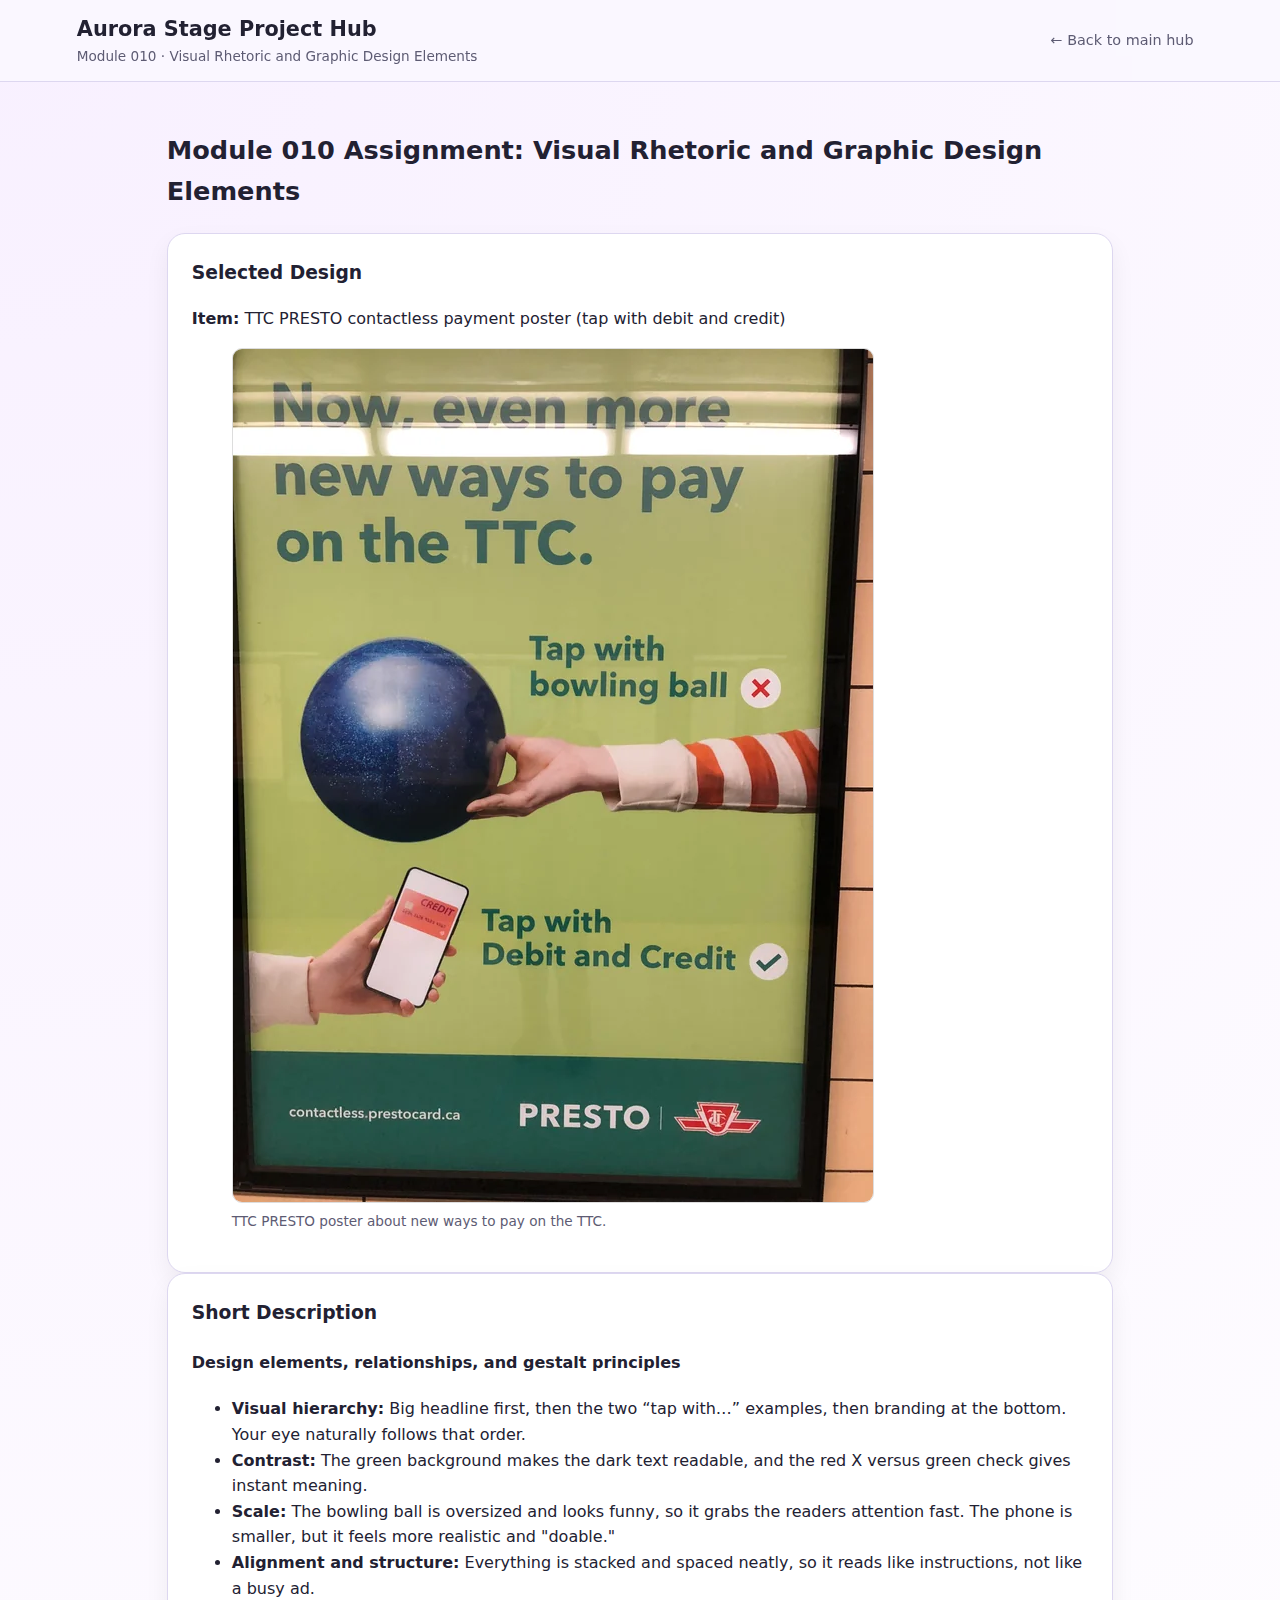
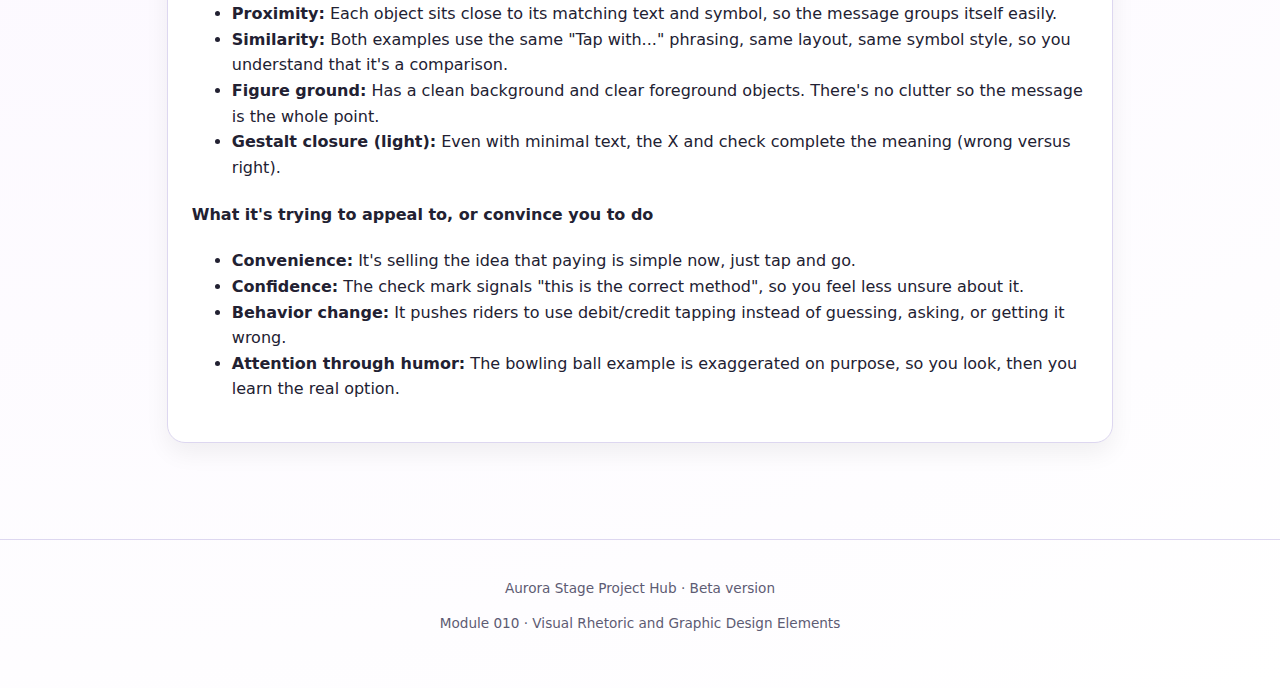
<file: module010.html>
<!DOCTYPE html>
<html lang="en">
<head>
  <meta charset="UTF-8" />
  <title>Module 010 · Visual Rhetoric and Graphic Design Elements</title>
  <meta name="viewport" content="width=device-width, initial-scale=1" />
  <link rel="stylesheet" href="styles.css" />
</head>
<body>

<header class="site-header">
  <div class="brand">
    <h1>Aurora Stage Project Hub</h1>
    <p class="tagline">Module 010 · Visual Rhetoric and Graphic Design Elements</p>
  </div>

  <button class="nav-toggle" aria-label="Toggle navigation">☰</button>

  <nav class="top-nav">
    <a href="index.html">← Back to main hub</a>
  </nav>
</header>

<main>
  <section class="section">
    <h2>Module 010 Assignment: Visual Rhetoric and Graphic Design Elements</h2>

    <article class="card">
      <h3>Selected Design</h3>
      <p><strong>Item:</strong> TTC PRESTO contactless payment poster (tap with debit and credit)</p>

      <figure>
        <img
          src="files/ttc-presto-tap-poster.png"
          alt="TTC PRESTO poster showing a bowling ball with an X and a debit/credit tap with a check mark"
          style="max-width: 100%; height: auto; border-radius: 10px; border: 1px solid #ddd;"
        />
        <figcaption class="small-note">
          TTC PRESTO poster about new ways to pay on the TTC.
        </figcaption>
      </figure>
    </article>

    <article class="card">
      <h3>Short Description</h3>

      <h4>Design elements, relationships, and gestalt principles</h4>
      <ul>
        <li><strong>Visual hierarchy:</strong> Big headline first, then the two “tap with…” examples, then branding at the bottom. Your eye naturally follows that order.</li>
        <li><strong>Contrast:</strong> The green background makes the dark text readable, and the red X versus green check gives instant meaning.</li>
        <li><strong>Scale:</strong> The bowling ball is oversized and looks funny, so it grabs the readers attention fast. The phone is smaller, but it feels more realistic and "doable."</li>
        <li><strong>Alignment and structure:</strong> Everything is stacked and spaced neatly, so it reads like instructions, not like a busy ad.</li>
        <li><strong>Proximity:</strong> Each object sits close to its matching text and symbol, so the message groups itself easily.</li>
        <li><strong>Similarity:</strong> Both examples use the same "Tap with..." phrasing, same layout, same symbol style, so you understand that it's a comparison.</li>
        <li><strong>Figure ground:</strong> Has a clean background and clear foreground objects. There's no clutter so the message is the whole point.</li>
        <li><strong>Gestalt closure (light):</strong> Even with minimal text, the X and check complete the meaning (wrong versus right).</li>
      </ul>

      <h4>What it's trying to appeal to, or convince you to do</h4>
      <ul>
        <li><strong>Convenience:</strong> It's selling the idea that paying is simple now, just tap and go.</li>
        <li><strong>Confidence:</strong> The check mark signals "this is the correct method", so you feel less unsure about it.</li>
        <li><strong>Behavior change:</strong> It pushes riders to use debit/credit tapping instead of guessing, asking, or getting it wrong.</li>
        <li><strong>Attention through humor:</strong> The bowling ball example is exaggerated on purpose, so you look, then you learn the real option.</li>
      </ul>
    </article>

  </section>
</main>

<footer class="site-footer">
  <p>Aurora Stage Project Hub · Beta version</p>
  <p class="small-note">Module 010 · Visual Rhetoric and Graphic Design Elements</p>
</footer>

<script src="script.js"></script>
</body>
</html>
</file>
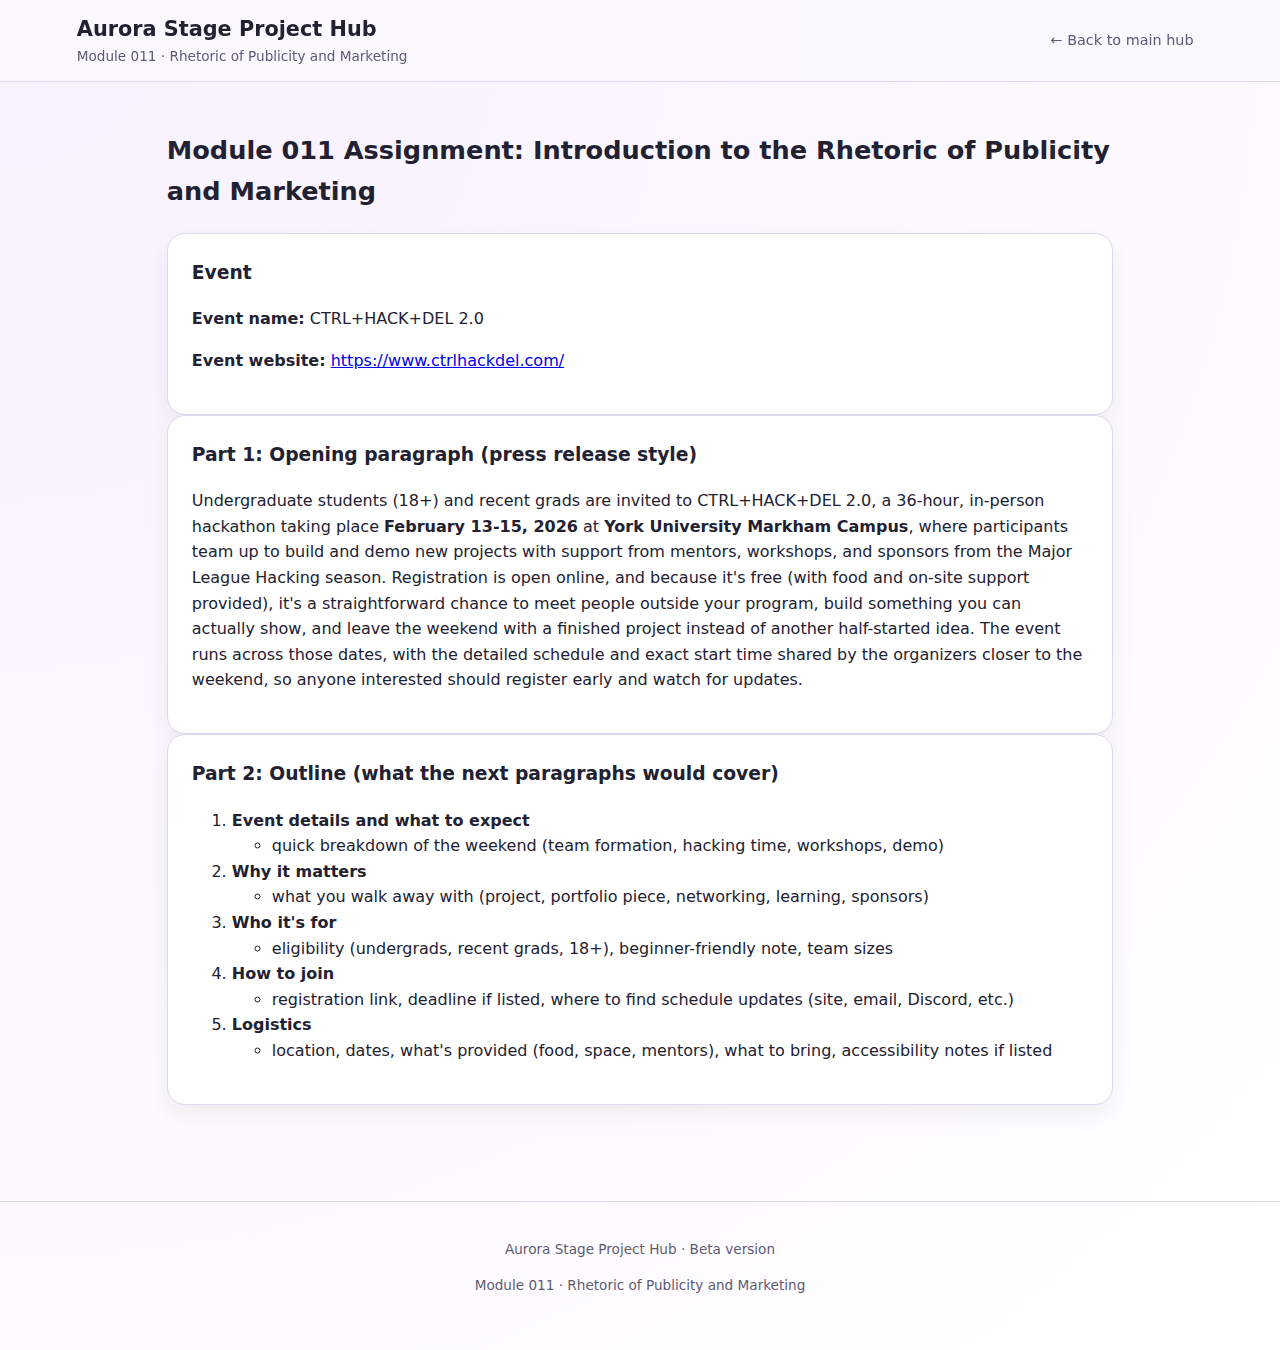
<file: modules/module011.html>
<!DOCTYPE html>
<html lang="en">
<head>
  <meta charset="UTF-8" />
  <title>Module 011 · Rhetoric of Publicity and Marketing</title>
  <meta name="viewport" content="width=device-width, initial-scale=1" />
  <link rel="stylesheet" href="../styles.css" />
</head>
<body>

<header class="site-header">
  <div class="brand">
    <h1>Aurora Stage Project Hub</h1>
    <p class="tagline">Module 011 · Rhetoric of Publicity and Marketing</p>
  </div>

  <button class="nav-toggle" aria-label="Toggle navigation">☰</button>

  <nav class="top-nav">
    <a href="../index.html">← Back to main hub</a>
  </nav>
</header>

<main>
  <section class="section">
    <h2>Module 011 Assignment: Introduction to the Rhetoric of Publicity and Marketing</h2>

    <article class="card">
      <h3>Event</h3>
      <p><strong>Event name:</strong> CTRL+HACK+DEL 2.0</p>
      <p>
        <strong>Event website:</strong>
        <a href="https://www.ctrlhackdel.com/" target="_blank" rel="noopener">https://www.ctrlhackdel.com/</a>
      </p>
    </article>

    <article class="card">
      <h3>Part 1: Opening paragraph (press release style)</h3>
      <p>
        Undergraduate students (18+) and recent grads are invited to CTRL+HACK+DEL 2.0, a 36-hour, in-person hackathon taking place <strong>February 13-15, 2026</strong> at <strong>York University Markham Campus</strong>, where participants team up to build and demo new projects with support from mentors, workshops, and sponsors from the Major League Hacking season. Registration is open online, and because it's free (with food and on-site support provided), it's a straightforward chance to meet people outside your program, build something you can actually show, and leave the weekend with a finished project instead of another half-started idea. The event runs across those dates, with the detailed schedule and exact start time shared by the organizers closer to the weekend, so anyone interested should register early and watch for updates.
      </p>
    </article>

    <article class="card">
      <h3>Part 2: Outline (what the next paragraphs would cover)</h3>
      <ol>
        <li>
          <strong>Event details and what to expect</strong>
          <ul>
            <li>quick breakdown of the weekend (team formation, hacking time, workshops, demo)</li>
          </ul>
        </li>
        <li>
          <strong>Why it matters</strong>
          <ul>
            <li>what you walk away with (project, portfolio piece, networking, learning, sponsors)</li>
          </ul>
        </li>
        <li>
          <strong>Who it's for</strong>
          <ul>
            <li>eligibility (undergrads, recent grads, 18+), beginner-friendly note, team sizes</li>
          </ul>
        </li>
        <li>
          <strong>How to join</strong>
          <ul>
            <li>registration link, deadline if listed, where to find schedule updates (site, email, Discord, etc.)</li>
          </ul>
        </li>
        <li>
          <strong>Logistics</strong>
          <ul>
            <li>location, dates, what's provided (food, space, mentors), what to bring, accessibility notes if listed</li>
          </ul>
        </li>
      </ol>
    </article>

  </section>
</main>

<footer class="site-footer">
  <p>Aurora Stage Project Hub · Beta version</p>
  <p class="small-note">Module 011 · Rhetoric of Publicity and Marketing</p>
</footer>

<script src="../script.js"></script>
</body>
</html>
</file>
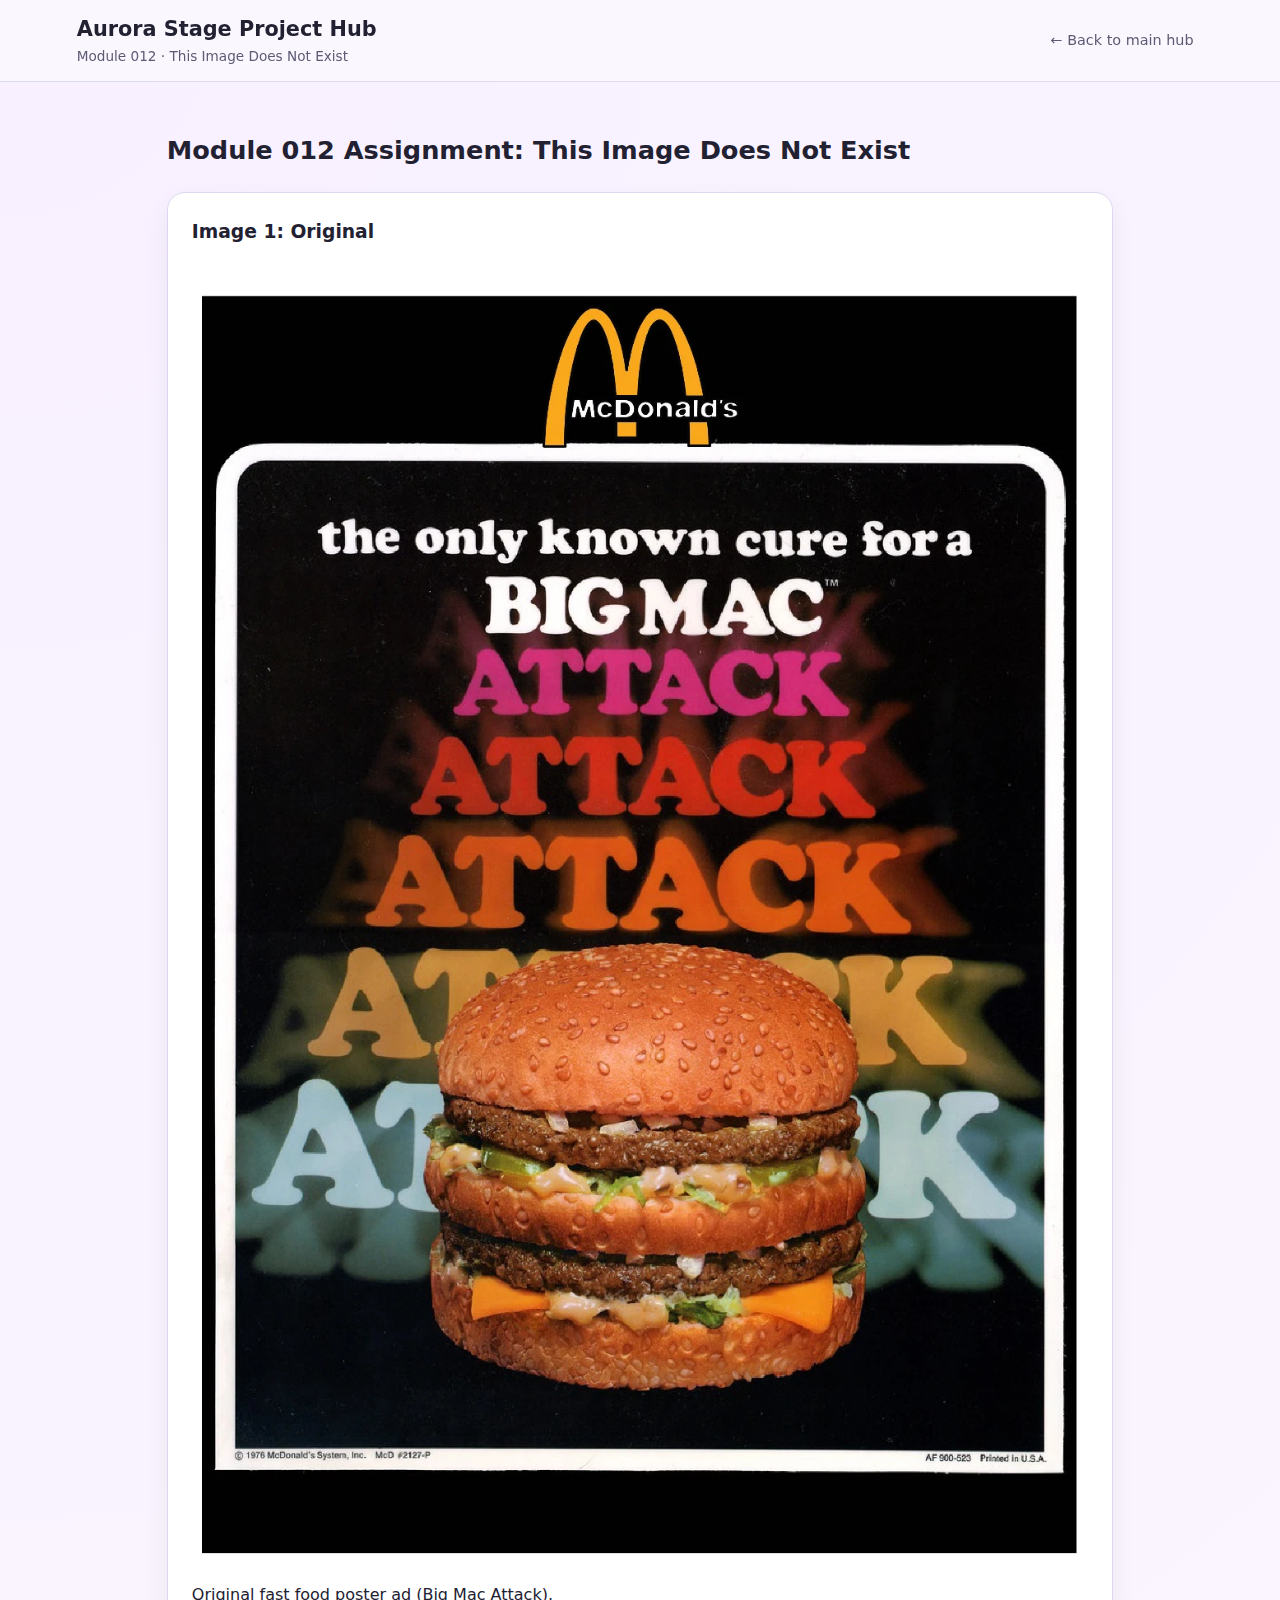
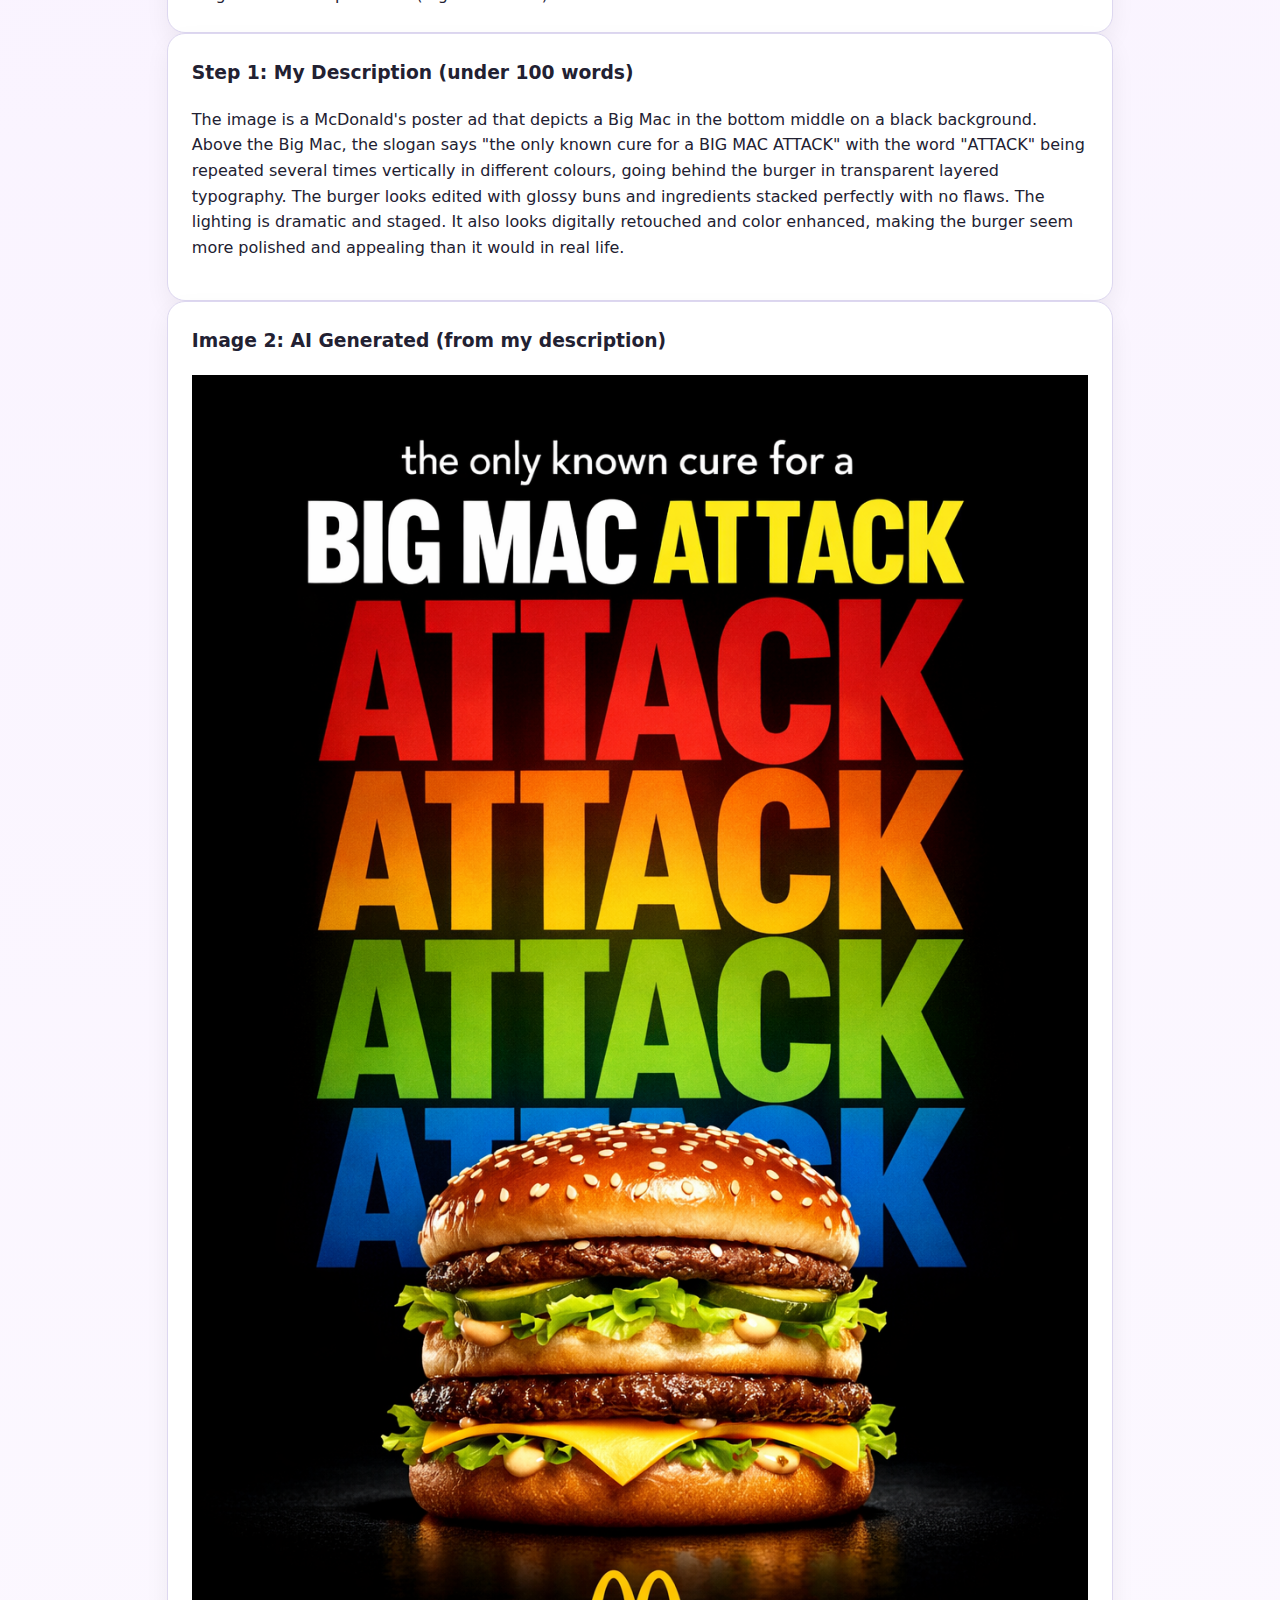
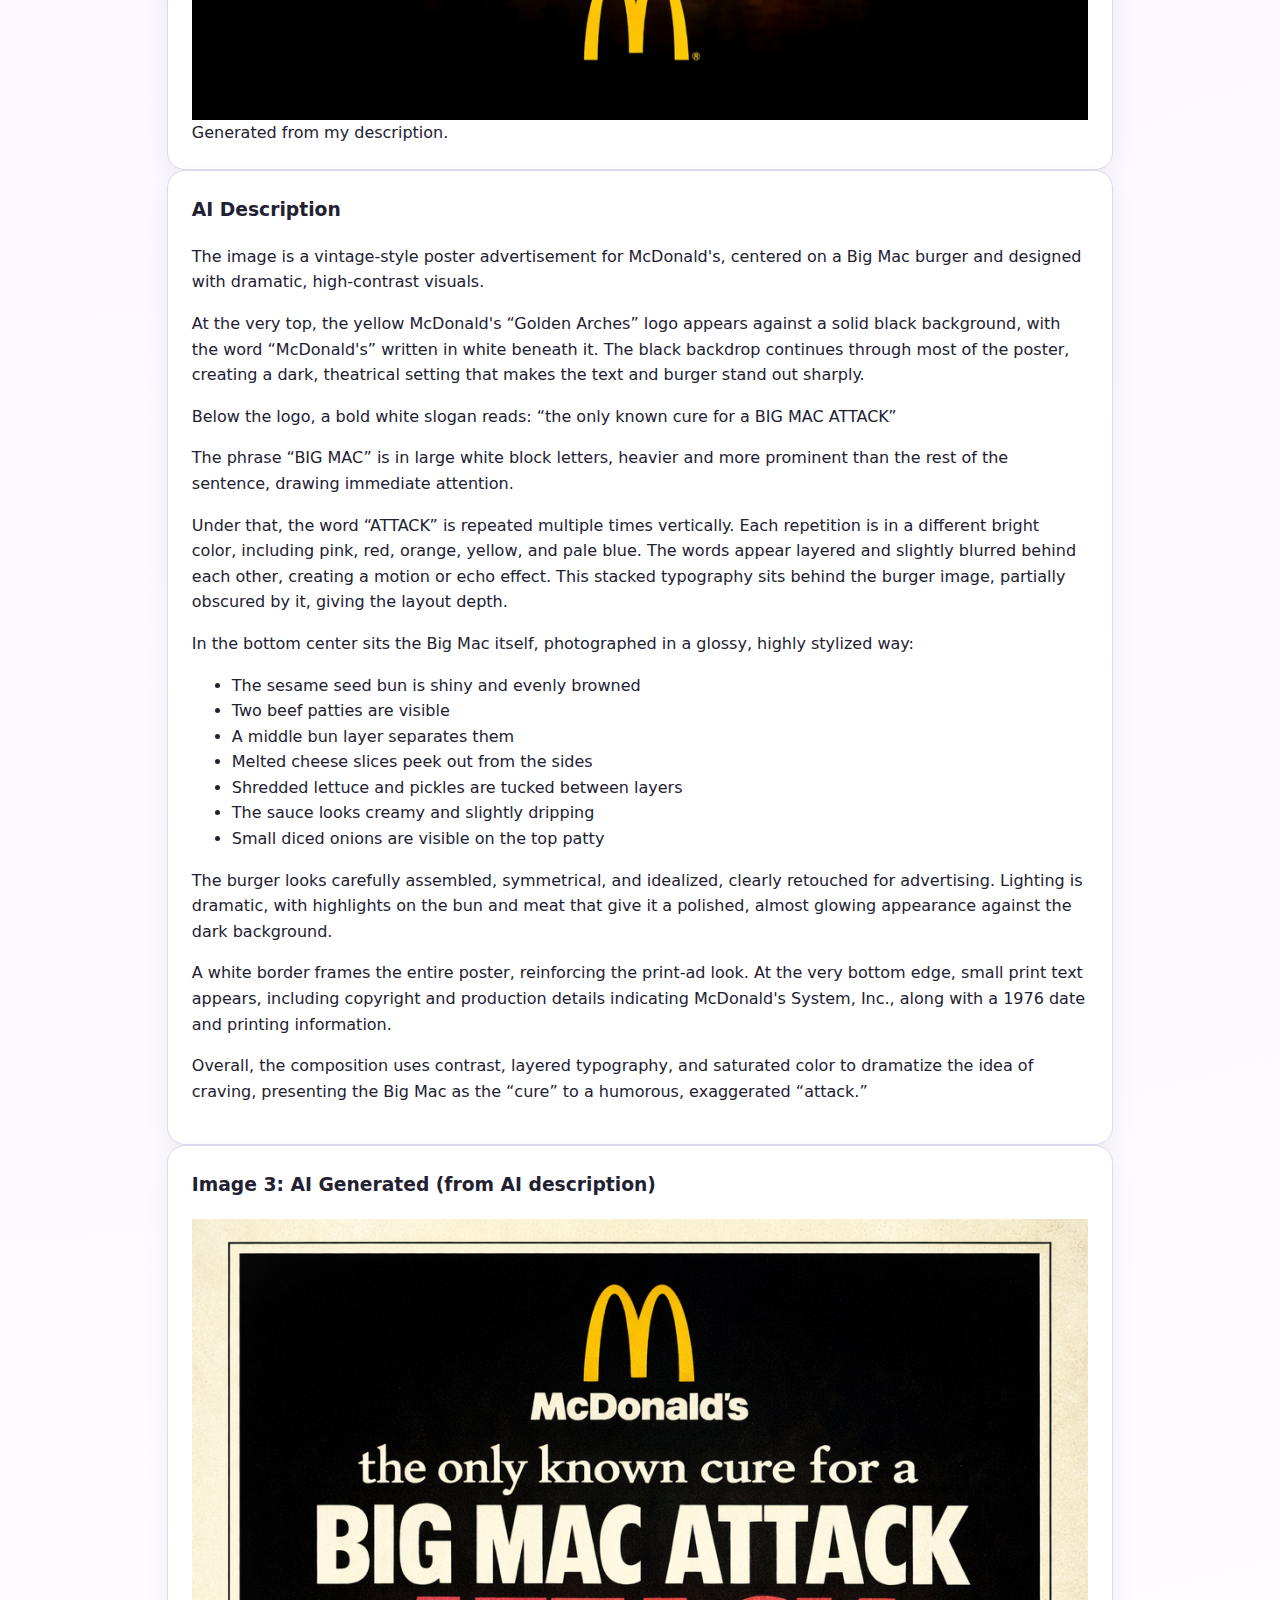
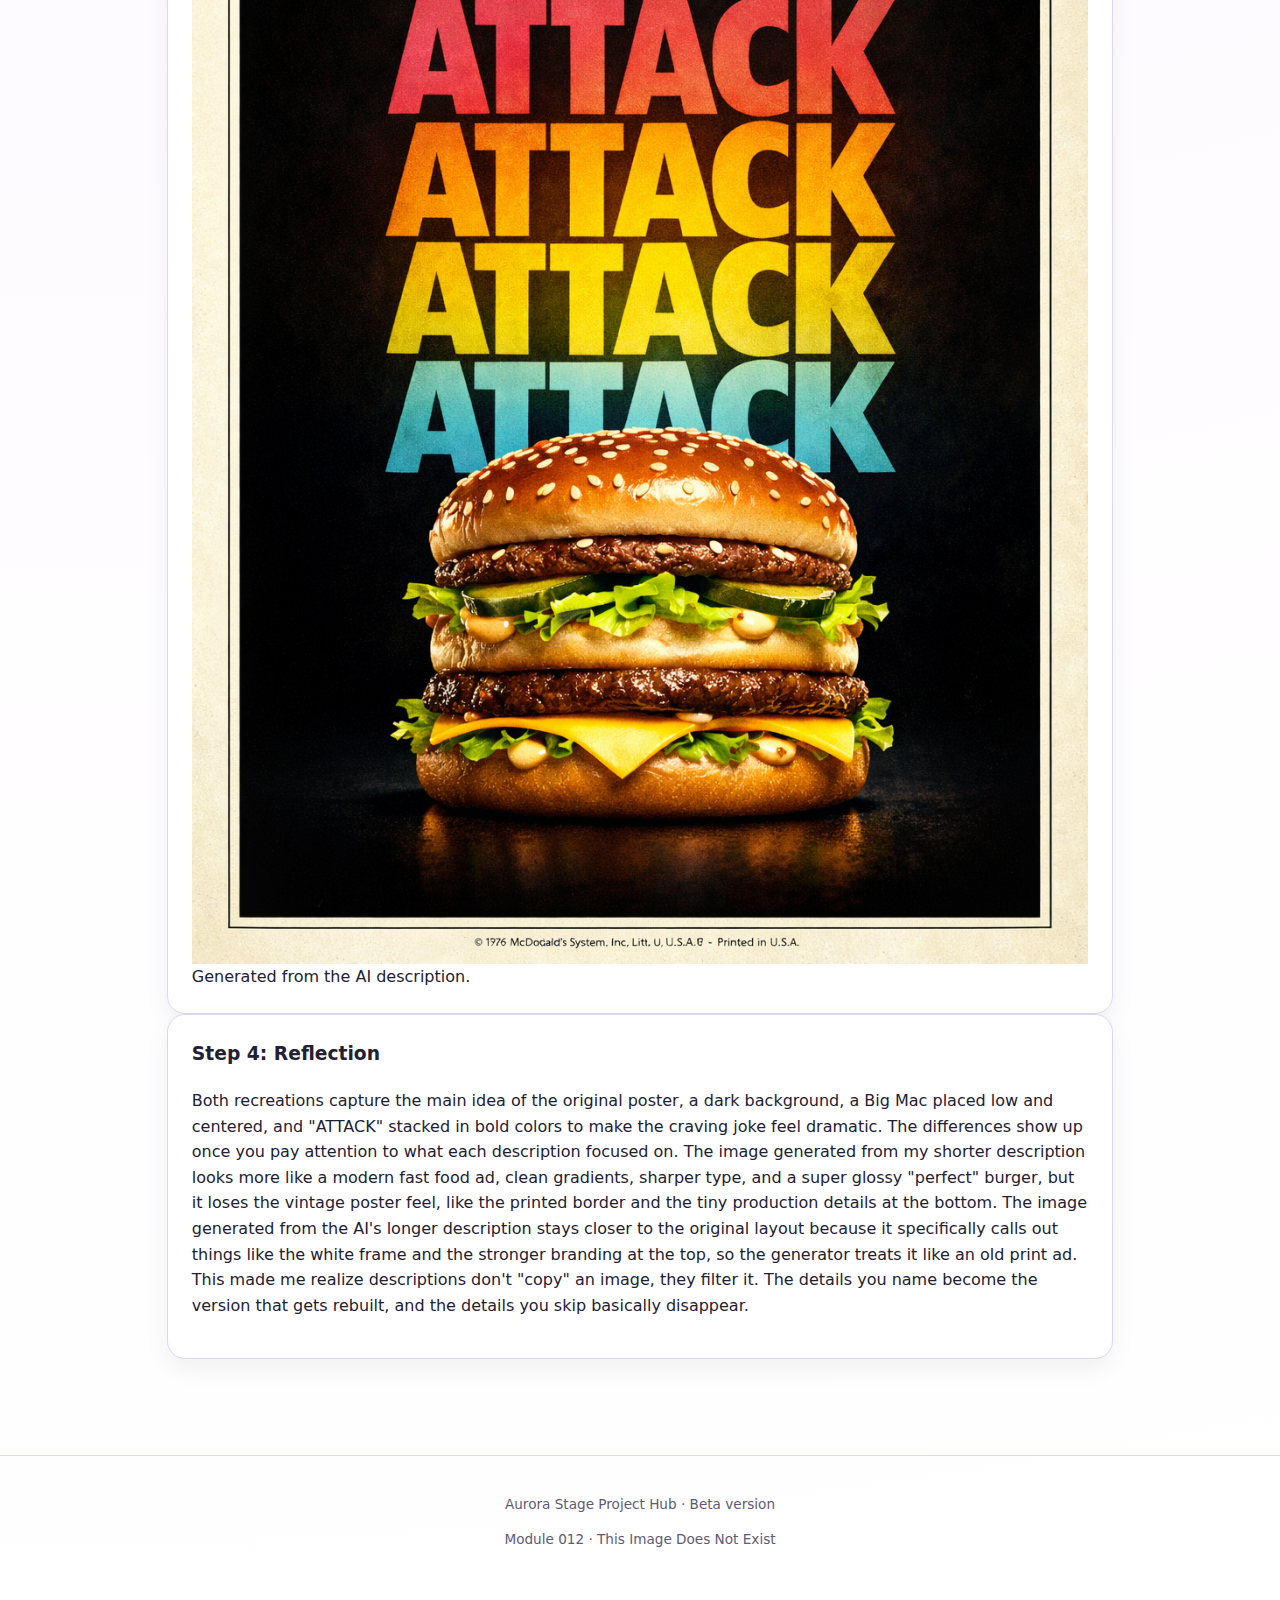
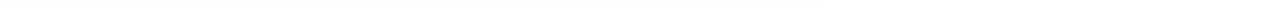
<file: modules/module012.html>
<!DOCTYPE html>
<html lang="en">
<head>
  <meta charset="UTF-8" />
  <title>Module 012 · This Image Does Not Exist</title>
  <meta name="viewport" content="width=device-width, initial-scale=1" />
  <link rel="stylesheet" href="../styles.css" />
</head>
<body>

<header class="site-header">
  <div class="brand">
    <h1>Aurora Stage Project Hub</h1>
    <p class="tagline">Module 012 · This Image Does Not Exist</p>
  </div>

  <button class="nav-toggle" aria-label="Toggle navigation">☰</button>

  <nav class="top-nav">
    <a href="../index.html">← Back to main hub</a>
  </nav>
</header>

<main>
  <section class="section">
    <h2>Module 012 Assignment: This Image Does Not Exist</h2>

    <article class="card">
      <h3>Image 1: Original</h3>
      <figure class="figure">
        <img
          class="responsive-img"
          src="../files/module12/original.png"
          alt="Original McDonald's Big Mac Attack poster"
        />
        <figcaption>Original fast food poster ad (Big Mac Attack).</figcaption>
      </figure>
    </article>

    <article class="card">
      <h3>Step 1: My Description (under 100 words)</h3>
      <p>
        The image is a McDonald's poster ad that depicts a Big Mac in the bottom middle on a black background. Above the Big Mac, the slogan says "the only known cure for a BIG MAC ATTACK" with the word "ATTACK" being repeated several times vertically in different colours, going behind the burger in transparent layered typography. The burger looks edited with glossy buns and ingredients stacked perfectly with no flaws. The lighting is dramatic and staged. It also looks digitally retouched and color enhanced, making the burger seem more polished and appealing than it would in real life.
      </p>
    </article>

    <article class="card">
      <h3>Image 2: AI Generated (from my description)</h3>
      <figure class="figure">
        <img
          class="responsive-img"
          src="../files/module12/ai-from-my-description.png"
          alt="AI generated image based on my short description"
        />
        <figcaption>Generated from my description.</figcaption>
      </figure>
    </article>

    <article class="card">
      <h3>AI Description</h3>
      <p>
        The image is a vintage-style poster advertisement for McDonald's, centered on a Big Mac burger and designed with dramatic, high-contrast visuals.
      </p>
      <p>
        At the very top, the yellow McDonald's “Golden Arches” logo appears against a solid black background, with the word “McDonald's” written in white beneath it. The black backdrop continues through most of the poster, creating a dark, theatrical setting that makes the text and burger stand out sharply.
      </p>
      <p>
        Below the logo, a bold white slogan reads: “the only known cure for a BIG MAC ATTACK”
      </p>
      <p>
        The phrase “BIG MAC” is in large white block letters, heavier and more prominent than the rest of the sentence, drawing immediate attention.
      </p>
      <p>
        Under that, the word “ATTACK” is repeated multiple times vertically. Each repetition is in a different bright color, including pink, red, orange, yellow, and pale blue. The words appear layered and slightly blurred behind each other, creating a motion or echo effect. This stacked typography sits behind the burger image, partially obscured by it, giving the layout depth.
      </p>
      <p>
        In the bottom center sits the Big Mac itself, photographed in a glossy, highly stylized way:
      </p>
      <ul>
        <li>The sesame seed bun is shiny and evenly browned</li>
        <li>Two beef patties are visible</li>
        <li>A middle bun layer separates them</li>
        <li>Melted cheese slices peek out from the sides</li>
        <li>Shredded lettuce and pickles are tucked between layers</li>
        <li>The sauce looks creamy and slightly dripping</li>
        <li>Small diced onions are visible on the top patty</li>
      </ul>
      <p>
        The burger looks carefully assembled, symmetrical, and idealized, clearly retouched for advertising. Lighting is dramatic, with highlights on the bun and meat that give it a polished, almost glowing appearance against the dark background.
      </p>
      <p>
        A white border frames the entire poster, reinforcing the print-ad look. At the very bottom edge, small print text appears, including copyright and production details indicating McDonald's System, Inc., along with a 1976 date and printing information.
      </p>
      <p>
        Overall, the composition uses contrast, layered typography, and saturated color to dramatize the idea of craving, presenting the Big Mac as the “cure” to a humorous, exaggerated “attack.”
      </p>
    </article>

    <article class="card">
      <h3>Image 3: AI Generated (from AI description)</h3>
      <figure class="figure">
        <img
          class="responsive-img"
          src="../files/module12/ai-from-ai-description.png"
          alt="AI generated image based on the AI's longer description"
        />
        <figcaption>Generated from the AI description.</figcaption>
      </figure>
    </article>

    <article class="card">
      <h3>Step 4: Reflection</h3>
      <p>
        Both recreations capture the main idea of the original poster, a dark background, a Big Mac placed low and centered, and "ATTACK" stacked in bold colors to make the craving joke feel dramatic. The differences show up once you pay attention to what each description focused on. The image generated from my shorter description looks more like a modern fast food ad, clean gradients, sharper type, and a super glossy "perfect" burger, but it loses the vintage poster feel, like the printed border and the tiny production details at the bottom. The image generated from the AI's longer description stays closer to the original layout because it specifically calls out things like the white frame and the stronger branding at the top, so the generator treats it like an old print ad. This made me realize descriptions don't "copy" an image, they filter it. The details you name become the version that gets rebuilt, and the details you skip basically disappear.
      </p>
    </article>

  </section>
</main>

<footer class="site-footer">
  <p>Aurora Stage Project Hub · Beta version</p>
  <p class="small-note">Module 012 · This Image Does Not Exist</p>
</footer>

<script src="../script.js"></script>
</body>
</html>
</file>
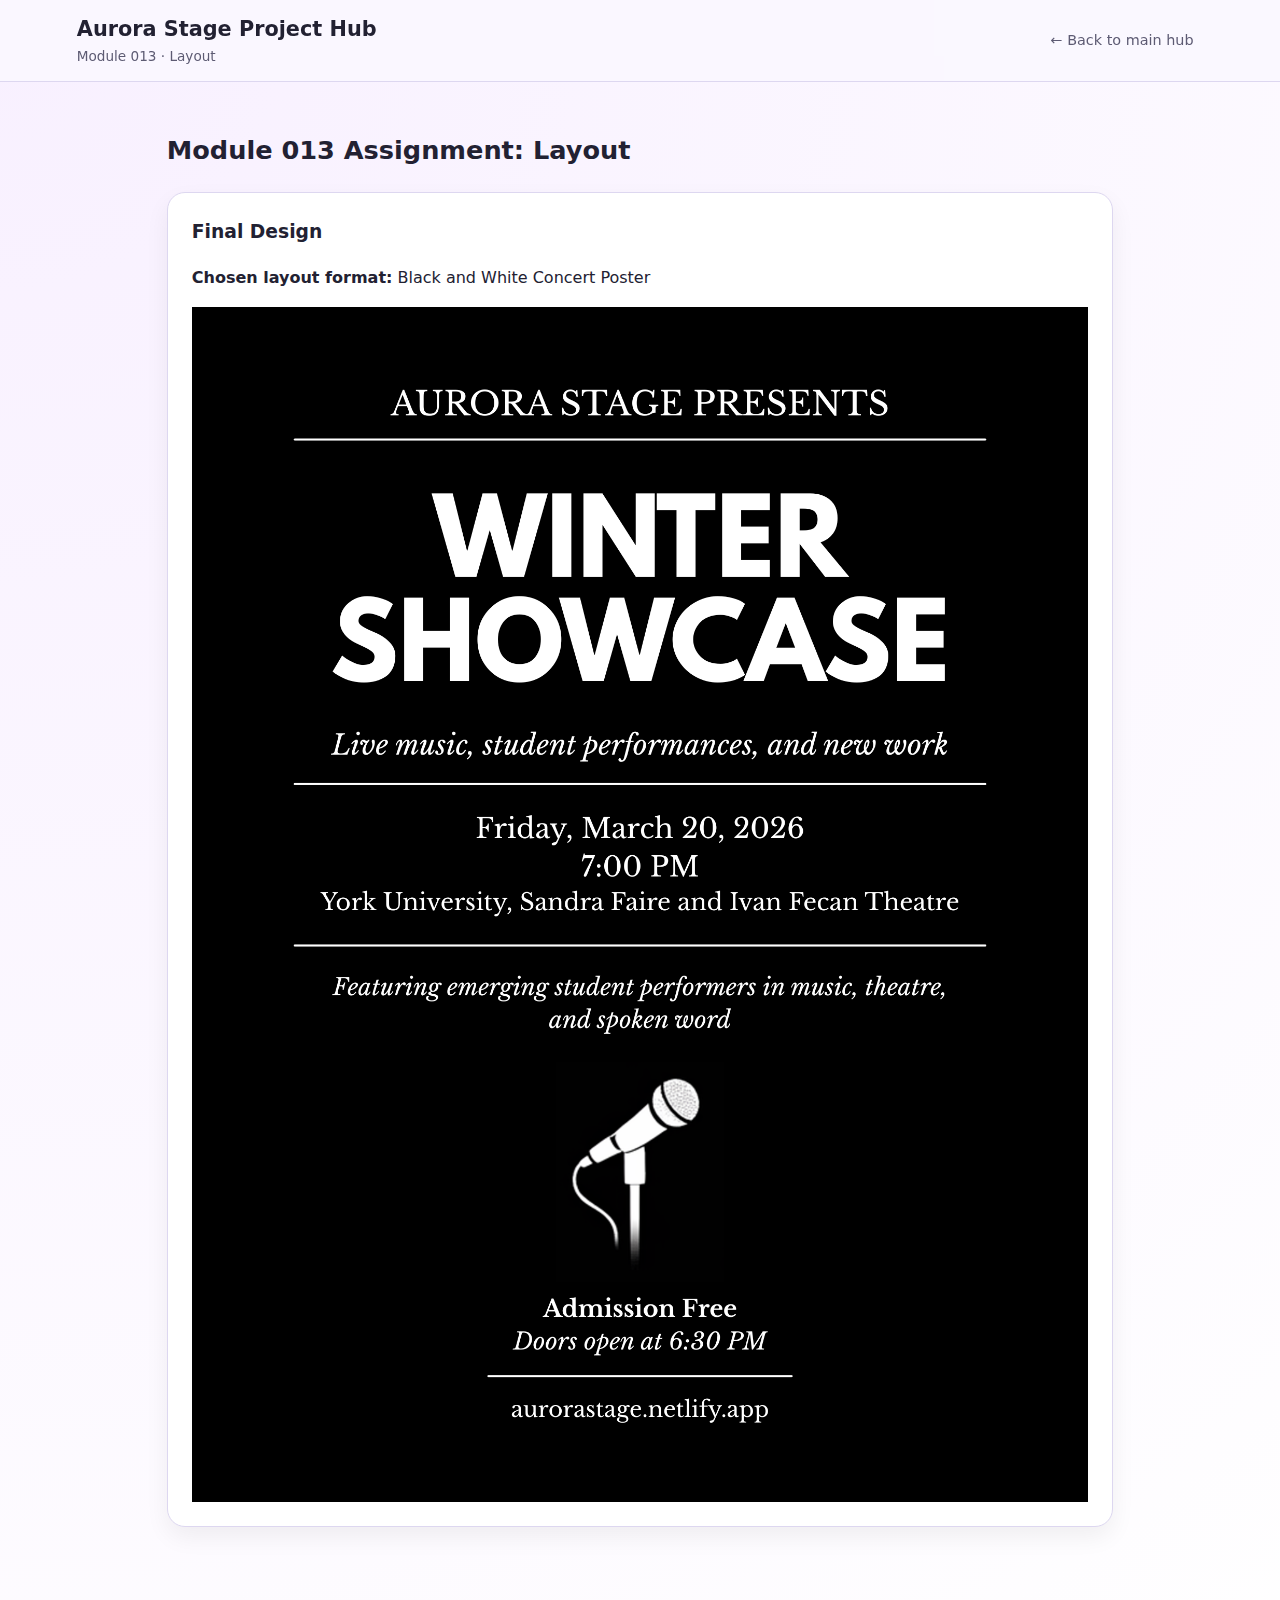
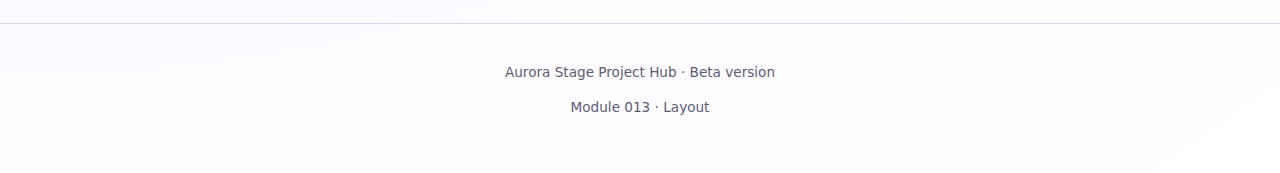
<file: modules/module013.html>
<!DOCTYPE html>
<html lang="en">
<head>
  <meta charset="UTF-8" />
  <title>Module 013 · Layout</title>
  <meta name="viewport" content="width=device-width, initial-scale=1" />
  <link rel="stylesheet" href="../styles.css" />
</head>
<body>

<header class="site-header">
  <div class="brand">
    <h1>Aurora Stage Project Hub</h1>
    <p class="tagline">Module 013 · Layout</p>
  </div>

  <button class="nav-toggle" aria-label="Toggle navigation">☰</button>

  <nav class="top-nav">
    <a href="../index.html">← Back to main hub</a>
  </nav>
</header>

<main>
  <section class="section">
    <h2>Module 013 Assignment: Layout</h2>

    <article class="card">
      <h3>Final Design</h3>
      <p><strong>Chosen layout format:</strong> Black and White Concert Poster</p>
      <img
        class="responsive-img"
        src="../files/module13/poster.png"
        alt="Black and white concert poster for Aurora Stage Winter Showcase"
      />
    </article>

  </section>
</main>

<footer class="site-footer">
  <p>Aurora Stage Project Hub · Beta version</p>
  <p class="small-note">Module 013 · Layout</p>
</footer>

<script src="../script.js"></script>
</body>
</html>
</file>
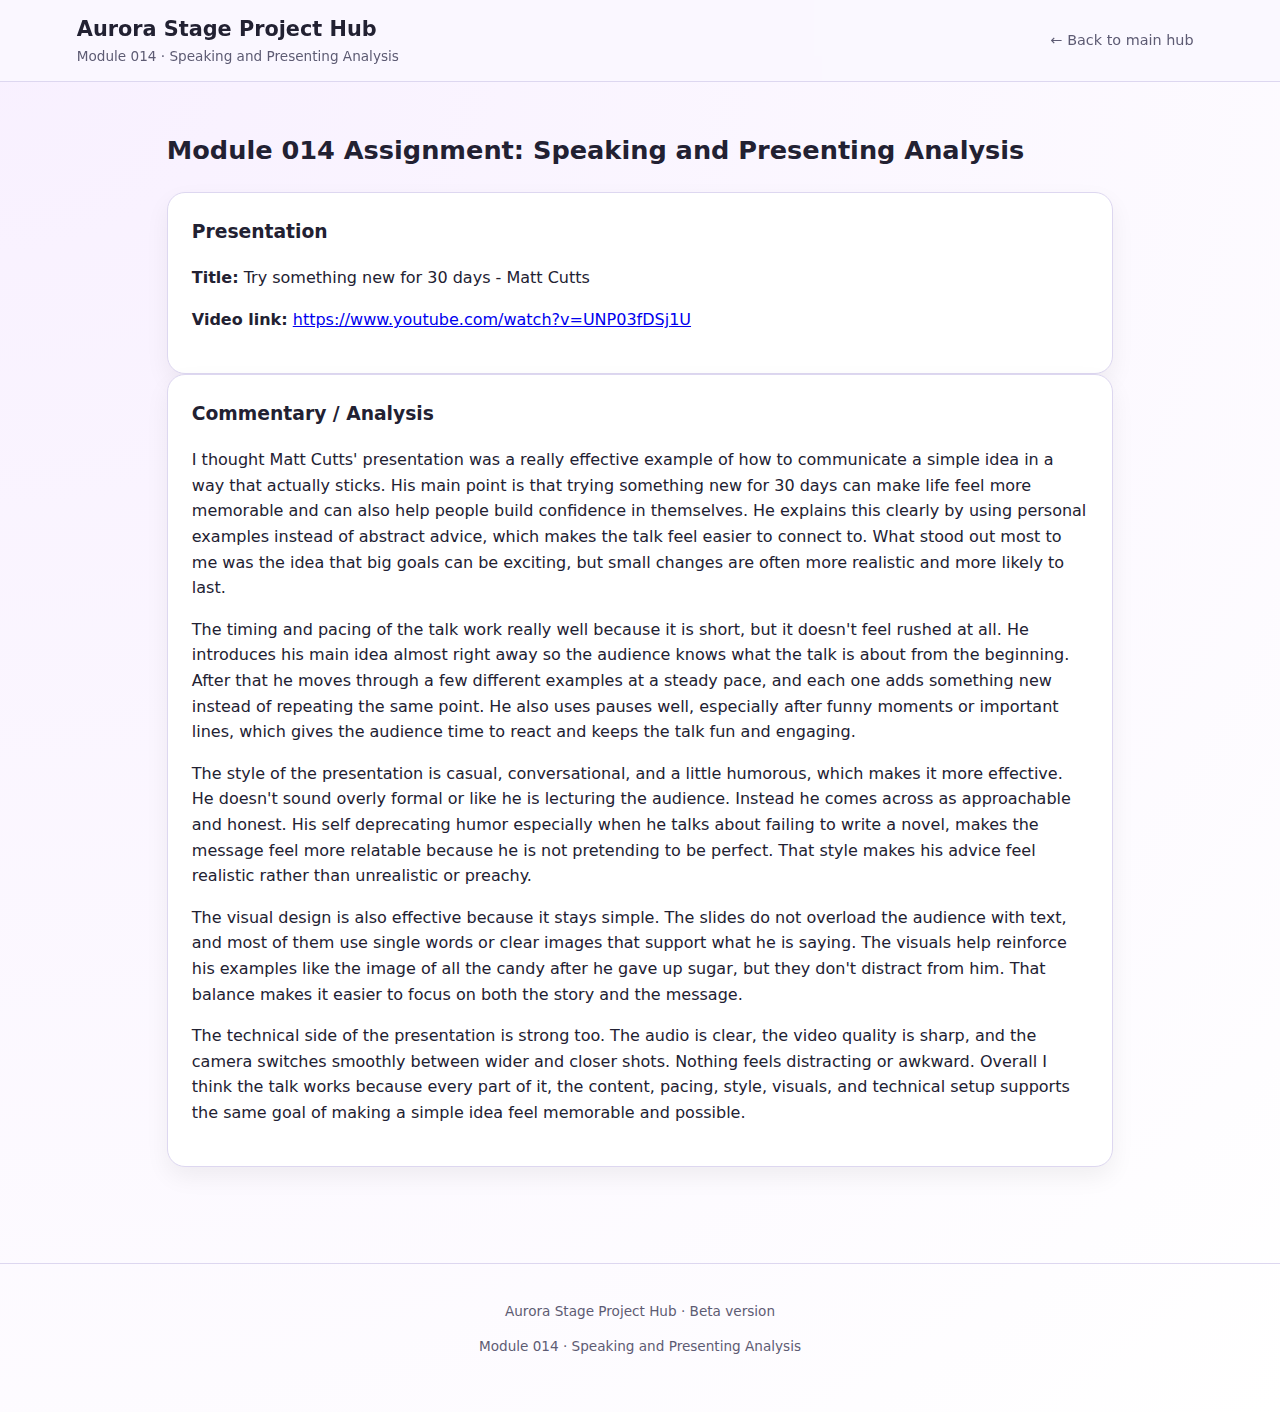
<file: modules/module014.html>
<!DOCTYPE html>
<html lang="en">
<head>
  <meta charset="UTF-8" />
  <title>Module 014 · Speaking and Presenting Analysis</title>
  <meta name="viewport" content="width=device-width, initial-scale=1" />
  <link rel="stylesheet" href="../styles.css" />
</head>
<body>

<header class="site-header">
  <div class="brand">
    <h1>Aurora Stage Project Hub</h1>
    <p class="tagline">Module 014 · Speaking and Presenting Analysis</p>
  </div>

  <button class="nav-toggle" aria-label="Toggle navigation">☰</button>

  <nav class="top-nav">
    <a href="../index.html">← Back to main hub</a>
  </nav>
</header>

<main>
  <section class="section">
    <h2>Module 014 Assignment: Speaking and Presenting Analysis</h2>

    <article class="card">
      <h3>Presentation</h3>
      <p><strong>Title:</strong> Try something new for 30 days - Matt Cutts</p>
      <p>
        <strong>Video link:</strong>
        <a href="https://www.youtube.com/watch?v=UNP03fDSj1U" target="_blank" rel="noopener">
          https://www.youtube.com/watch?v=UNP03fDSj1U
        </a>
      </p>
    </article>

    <article class="card">
      <h3>Commentary / Analysis</h3>
      <p>
        I thought Matt Cutts' presentation was a really effective example of how to communicate a simple idea in a way that actually sticks. His main point is that trying something new for 30 days can make life feel more memorable and can also help people build confidence in themselves. He explains this clearly by using personal examples instead of abstract advice, which makes the talk feel easier to connect to. What stood out most to me was the idea that big goals can be exciting, but small changes are often more realistic and more likely to last.
      </p>
      <p>
        The timing and pacing of the talk work really well because it is short, but it doesn't feel rushed at all. He introduces his main idea almost right away so the audience knows what the talk is about from the beginning. After that he moves through a few different examples at a steady pace, and each one adds something new instead of repeating the same point. He also uses pauses well, especially after funny moments or important lines, which gives the audience time to react and keeps the talk fun and engaging.
      </p>
      <p>
        The style of the presentation is casual, conversational, and a little humorous, which makes it more effective. He doesn't sound overly formal or like he is lecturing the audience. Instead he comes across as approachable and honest. His self deprecating humor especially when he talks about failing to write a novel, makes the message feel more relatable because he is not pretending to be perfect. That style makes his advice feel realistic rather than unrealistic or preachy.
      </p>
      <p>
        The visual design is also effective because it stays simple. The slides do not overload the audience with text, and most of them use single words or clear images that support what he is saying. The visuals help reinforce his examples like the image of all the candy after he gave up sugar, but they don't distract from him. That balance makes it easier to focus on both the story and the message.
      </p>
      <p>
        The technical side of the presentation is strong too. The audio is clear, the video quality is sharp, and the camera switches smoothly between wider and closer shots. Nothing feels distracting or awkward. Overall I think the talk works because every part of it, the content, pacing, style, visuals, and technical setup supports the same goal of making a simple idea feel memorable and possible.
      </p>
    </article>

  </section>
</main>

<footer class="site-footer">
  <p>Aurora Stage Project Hub · Beta version</p>
  <p class="small-note">Module 014 · Speaking and Presenting Analysis</p>
</footer>

<script src="../script.js"></script>
</body>
</html>
</file>
<file: styles.css>
:root {
  --bg: #faf7ff;
  --bg-alt: #ffffff;
  --border-subtle: #ddd7f0;
  --primary: #5a3fd9;
  --primary-soft: #f0edff;
  --accent: #ff9a5a;
  --text-main: #222132;
  --text-muted: #5d5b73;
  --error: #bf1650;
  --radius-lg: 18px;
  --shadow-soft: 0 10px 25px rgba(0, 0, 0, 0.06);
}

*,
*::before,
*::after {
  box-sizing: border-box;
}

html {
  scroll-behavior: smooth;
}

body {
  margin: 0;
  font-family: system-ui, -apple-system, BlinkMacSystemFont, "Segoe UI", sans-serif;
  background: radial-gradient(circle at top left, #f8f0ff, #ffffff);
  color: var(--text-main);
  line-height: 1.6;
}

/* HEADER & NAV */

.site-header {
  position: sticky;
  top: 0;
  z-index: 50;
  background: rgba(250, 247, 255, 0.9);
  backdrop-filter: blur(10px);
  display: flex;
  align-items: center;
  justify-content: space-between;
  padding: 0.8rem 6vw;
  border-bottom: 1px solid var(--border-subtle);
}

.brand h1 {
  font-size: 1.3rem;
  margin: 0;
}

.tagline {
  margin: 0;
  font-size: 0.85rem;
  color: var(--text-muted);
}

.top-nav {
  display: flex;
  gap: 1rem;
  align-items: center;
}

.top-nav a {
  text-decoration: none;
  font-size: 0.9rem;
  color: var(--text-muted);
  padding: 0.3rem 0.6rem;
  border-radius: 999px;
  transition: background 0.2s, color 0.2s;
}

.top-nav a:hover {
  background: var(--primary-soft);
  color: var(--primary);
}

.nav-toggle {
  display: none;
  border: none;
  background: transparent;
  font-size: 1.4rem;
  cursor: pointer;
}

/* SECTIONS */

.section {
  padding: 3rem 6vw;
  max-width: 1100px;
  margin: 0 auto;
}

.section:nth-of-type(odd) {
  background: transparent;
}

.section:nth-of-type(even) {
  background: #f6f3ff;
  border-radius: 40px;
}

.section h2 {
  margin-top: 0;
  font-size: 1.6rem;
}

.section-intro {
  margin-top: 0.2rem;
  margin-bottom: 1.6rem;
  color: var(--text-muted);
}

.small-note {
  font-size: 0.85rem;
  color: var(--text-muted);
}

/* GENERIC CARDS & LAYOUTS */

.card {
  background: var(--bg-alt);
  border-radius: var(--radius-lg);
  padding: 1.5rem;
  box-shadow: var(--shadow-soft);
  border: 1px solid var(--border-subtle);
}

.card-list {
  display: grid;
  gap: 1.5rem;
}

.card h3 {
  margin-top: 0;
}

.course-work-grid {
  display: grid;
  grid-template-columns: minmax(0, 1fr) minmax(0, 1fr);
  gap: 1.5rem;
  align-items: start;
}

.coursework-links li {
  margin-bottom: 0.7rem;
}

.coursework-links a {
  color: var(--primary);
  text-decoration: none;
  font-weight: 500;
}

.coursework-links a:hover {
  text-decoration: underline;
}

.two-column {
  display: grid;
  grid-template-columns: minmax(0, 1.1fr) minmax(0, 1.1fr);
  gap: 1.5rem;
  align-items: flex-start;
}

.table-card {
  overflow-x: auto;
}

/* ANNOUNCEMENTS */

.announcement-list {
  display: grid;
  grid-template-columns: repeat(auto-fit, minmax(260px, 1fr));
  gap: 1.4rem;
}

.announcement h3 {
  margin-top: 0;
}

.meta {
  font-size: 0.8rem;
  color: var(--text-muted);
}

/* CALENDAR */

.calendar-layout {
  display: grid;
  grid-template-columns: minmax(0, 1.15fr) minmax(0, 1.1fr);
  gap: 1.5rem;
}

.calendar-table-wrapper,
.calendar-embed-wrapper {
  background: var(--bg-alt);
  border-radius: var(--radius-lg);
  padding: 1.2rem 1.4rem;
  box-shadow: var(--shadow-soft);
  border: 1px solid var(--border-subtle);
}

.calendar-table {
  width: 100%;
  border-collapse: collapse;
  font-size: 0.9rem;
}

.calendar-table th,
.calendar-table td {
  border: 1px solid #e3def5;
  padding: 0.5rem 0.7rem;
  text-align: left;
}

.calendar-table th {
  background: var(--primary-soft);
  color: var(--text-main);
}

/* FORMS */

.form-section .card h3 {
  margin-bottom: 0.8rem;
}

.form-grid {
  display: grid;
  grid-template-columns: repeat(auto-fit, minmax(210px, 1fr));
  gap: 1rem 1.4rem;
}

.form-grid label {
  font-size: 0.9rem;
  display: flex;
  flex-direction: column;
  gap: 0.25rem;
}

.form-grid input,
.form-grid textarea {
  border-radius: 10px;
  border: 1px solid #ccc6e5;
  padding: 0.55rem 0.7rem;
  font-size: 0.9rem;
  font-family: inherit;
}

.form-grid textarea {
  resize: vertical;
}

.full-width {
  grid-column: 1 / -1;
}

.form-inline {
  display: flex;
  flex-wrap: wrap;
  gap: 0.7rem;
  align-items: center;
}

.form-inline label {
  margin-right: 0.4rem;
}

/* BUTTONS */

.btn {
  display: inline-block;
  padding: 0.6rem 1rem;
  border-radius: 999px;
  border: 1px solid var(--primary);
  background: var(--primary-soft);
  color: var(--primary);
  font-size: 0.9rem;
  font-weight: 500;
  cursor: pointer;
  text-decoration: none;
  transition: background 0.2s, color 0.2s, transform 0.1s;
}

.btn.primary {
  background: var(--primary);
  color: white;
}

.btn:hover {
  transform: translateY(-1px);
  background: var(--primary);
  color: white;
}

/* CONTACT SHEET TABLE */

.contact-table {
  width: 100%;
  border-collapse: collapse;
  font-size: 0.9rem;
}

.contact-table th,
.contact-table td {
  border: 1px solid #e3def5;
  padding: 0.5rem 0.7rem;
  text-align: left;
}

.contact-table th {
  background: var(--primary-soft);
}

.contact-table a {
  color: var(--primary);
}

/* PROTECTED DOCS */

.protected-section {
  position: relative;
}

.error-message {
  color: var(--error);
  font-size: 0.85rem;
  margin-top: 0.4rem;
}

.file-list,
.link-list,
.contact-list {
  list-style: none;
  padding-left: 0;
  margin: 0.2rem 0 0;
}

.file-list li + li,
.link-list li + li,
.contact-list li + li {
  margin-top: 0.6rem;
}

.docs-content.hidden {
  display: none;
}

/* FOOTER */

.site-footer {
  margin-top: 3rem;
  padding: 1.5rem 6vw 2.5rem;
  text-align: center;
  font-size: 0.85rem;
  color: var(--text-muted);
  border-top: 1px solid var(--border-subtle);
}

/* Module 008 table styling */
.card table {
  width: 100%;
  border-collapse: collapse;
  margin-top: 0.5rem;
  margin-bottom: 1rem;
}

.card th,
.card td {
  border: 1px solid #ddd;
  padding: 0.4rem 0.6rem;
  text-align: left;
  font-size: 0.9rem;
}

.card th {
  background-color: #f5f5f7;
  font-weight: 600;
}

/* Responsive images (keeps them inside cards/containers) */
.responsive-img {
  display: block;
  max-width: 100%;
  height: auto;
}

/* Optional: ensures captions don’t look weird */
.figure {
  margin: 0;
}

/* RESPONSIVE NAV & LAYOUT */

@media (max-width: 880px) {
  .top-nav {
    position: absolute;
    inset: 56px 6vw auto;
    background: rgba(250, 247, 255, 0.98);
    box-shadow: var(--shadow-soft);
    border-radius: 999px;
    padding: 0.5rem 0.9rem;
    display: none;
    flex-wrap: wrap;
    justify-content: center;
  }

  .top-nav.nav-open {
    display: flex;
  }

  .nav-toggle {
    display: block;
  }

  .calendar-layout,
  .two-column,
  .course-work-grid {
    grid-template-columns: minmax(0, 1fr);
  }

  .section {
    padding-inline: 4vw;
  }
}

@media (max-width: 600px) {
  .brand h1 {
    font-size: 1.05rem;
  }

  .section {
    padding-block: 2.3rem;
  }
}
</file>
